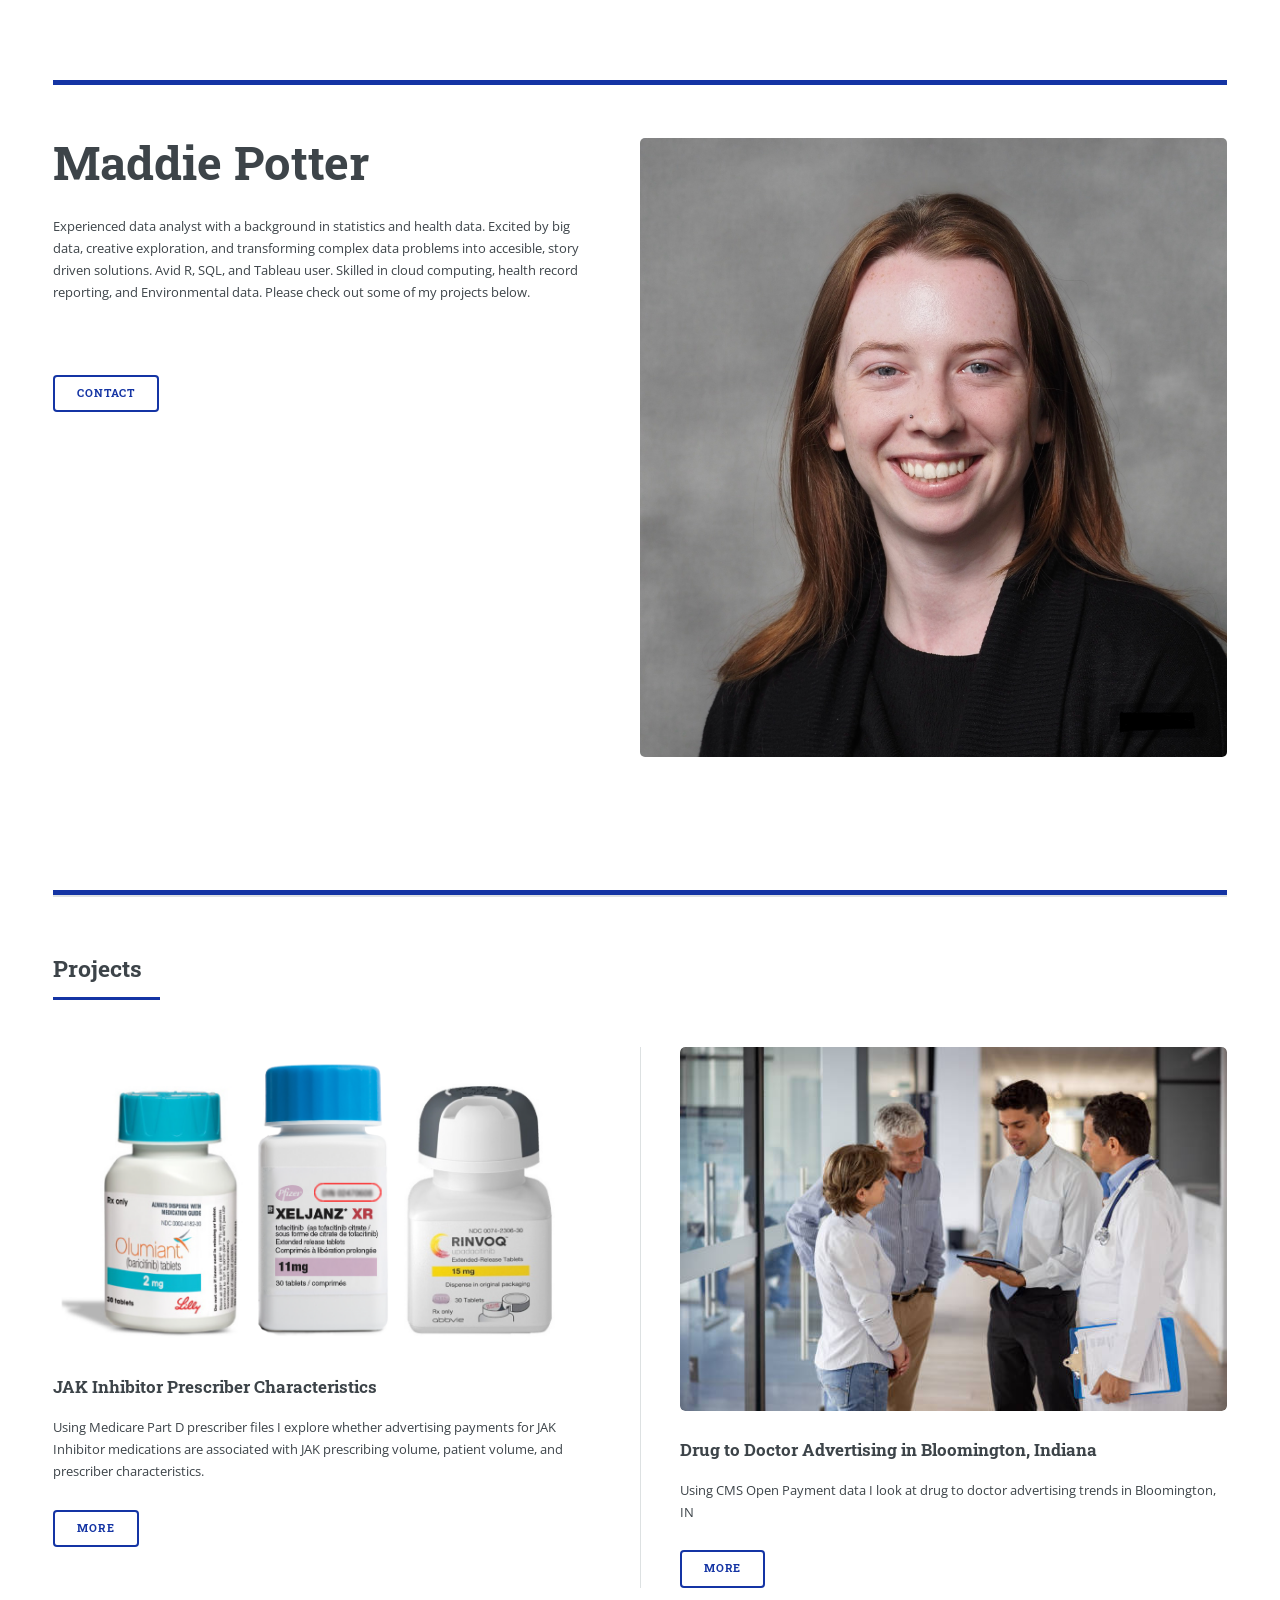
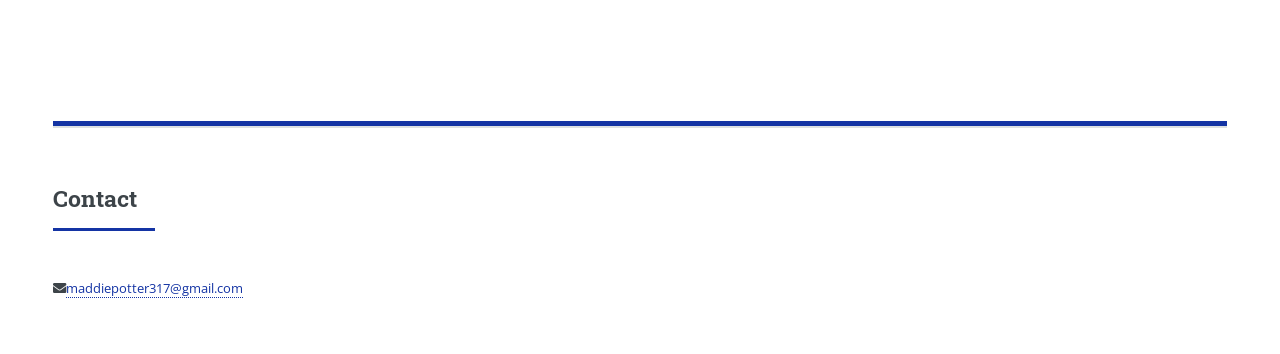
<file: index.html>
<!DOCTYPE HTML>
<!--
	Editorial by HTML5 UP
	html5up.net | @ajlkn
	Free for personal and commercial use under the CCA 3.0 license (html5up.net/license)
-->
<html>
	<head>
		<title>Editorial by HTML5 UP</title>
		<meta charset="utf-8" />
		<meta name="viewport" content="width=device-width, initial-scale=1, user-scalable=no" />
		<link rel="stylesheet" href="assets/css/main.css" />
	</head>
	<body class="is-preload">

		<!-- Wrapper -->
			<div id="wrapper">

				<!-- Main -->
					<div id="main">
						<div class="inner">

							<!-- Header -->
								<header id="header">
									<a class="logo"></a>
								</header>

							<!-- Banner -->
								<section id="banner">
									<div class="content">
										<header>
											<h1>Maddie Potter</h1>
										</header>
										
										<p> Experienced data analyst with a background in statistics and health data. 
											Excited by big data, creative exploration, and transforming complex data problems into accesible, story driven solutions.
											Avid R, SQL, and Tableau user. Skilled in cloud computing, health record reporting, and Environmental data.
											Please check out some of my projects below. 
											</p>
											<br><br>
										<ul class="actions">
											<li><a href="#Contact" class="button big">CONTACT</a></li>
										</ul>
									</div>
									<span class="image object">
										<img src="images/headshot.jpg" alt=""/>
									</span>
								</section>

							<!-- Header -->
								<header id="header">
									<a class="logo"></a>
								</header>

							<!-- Section -->
								<section>
									<header class="major">
										<h2>Projects</h2>
									</header>
									<div class="posts">
									
										<article>
											<a href="#" class="image"><img src="images/JAK photo.png" alt="" /></a>
											<h3>JAK Inhibitor Prescriber Characteristics</h3>
											<p>Using Medicare Part D prescriber files I explore whether advertising payments for JAK Inhibitor medications are associated with JAK prescribing volume, patient volume, 
										and prescriber characteristics.</p>
											<ul class="actions">
												<li><a href="generic copy.html" class="button">More</a></li>
											</ul>
										</article>

										<article>
											<a href="#" class="image"><img src="images/doc ad photo.jpg" alt="" /></a>
											<h3>Drug to Doctor Advertising in Bloomington, Indiana</h3>
											<p> Using CMS Open Payment data I look at drug to doctor advertising trends in Bloomington, IN </p>
											<ul class="actions">
												<li><a href="generic.html" class="button">More</a></li>
											</ul>
										</article>
								</section>

							<!-- Header -->
							<header id="header">
								<a class="logo"></a>
							</header>

							<!-- SECTION -->
								<section>
									<header class="major" id = "Contact">
										<h2>Contact</h2>
									</header>
									<p class="icon solid fa-envelope"><a href="#">maddiepotter317@gmail.com</p>
									</section>
							</div>
						</div>
					</div>

		<!-- Scripts -->
			<script src="assets/js/jquery.min.js"></script>
			<script src="assets/js/browser.min.js"></script>
			<script src="assets/js/breakpoints.min.js"></script>
			<script src="assets/js/util.js"></script>
			<script src="assets/js/main.js"></script>

	</body>
</html>
</file>
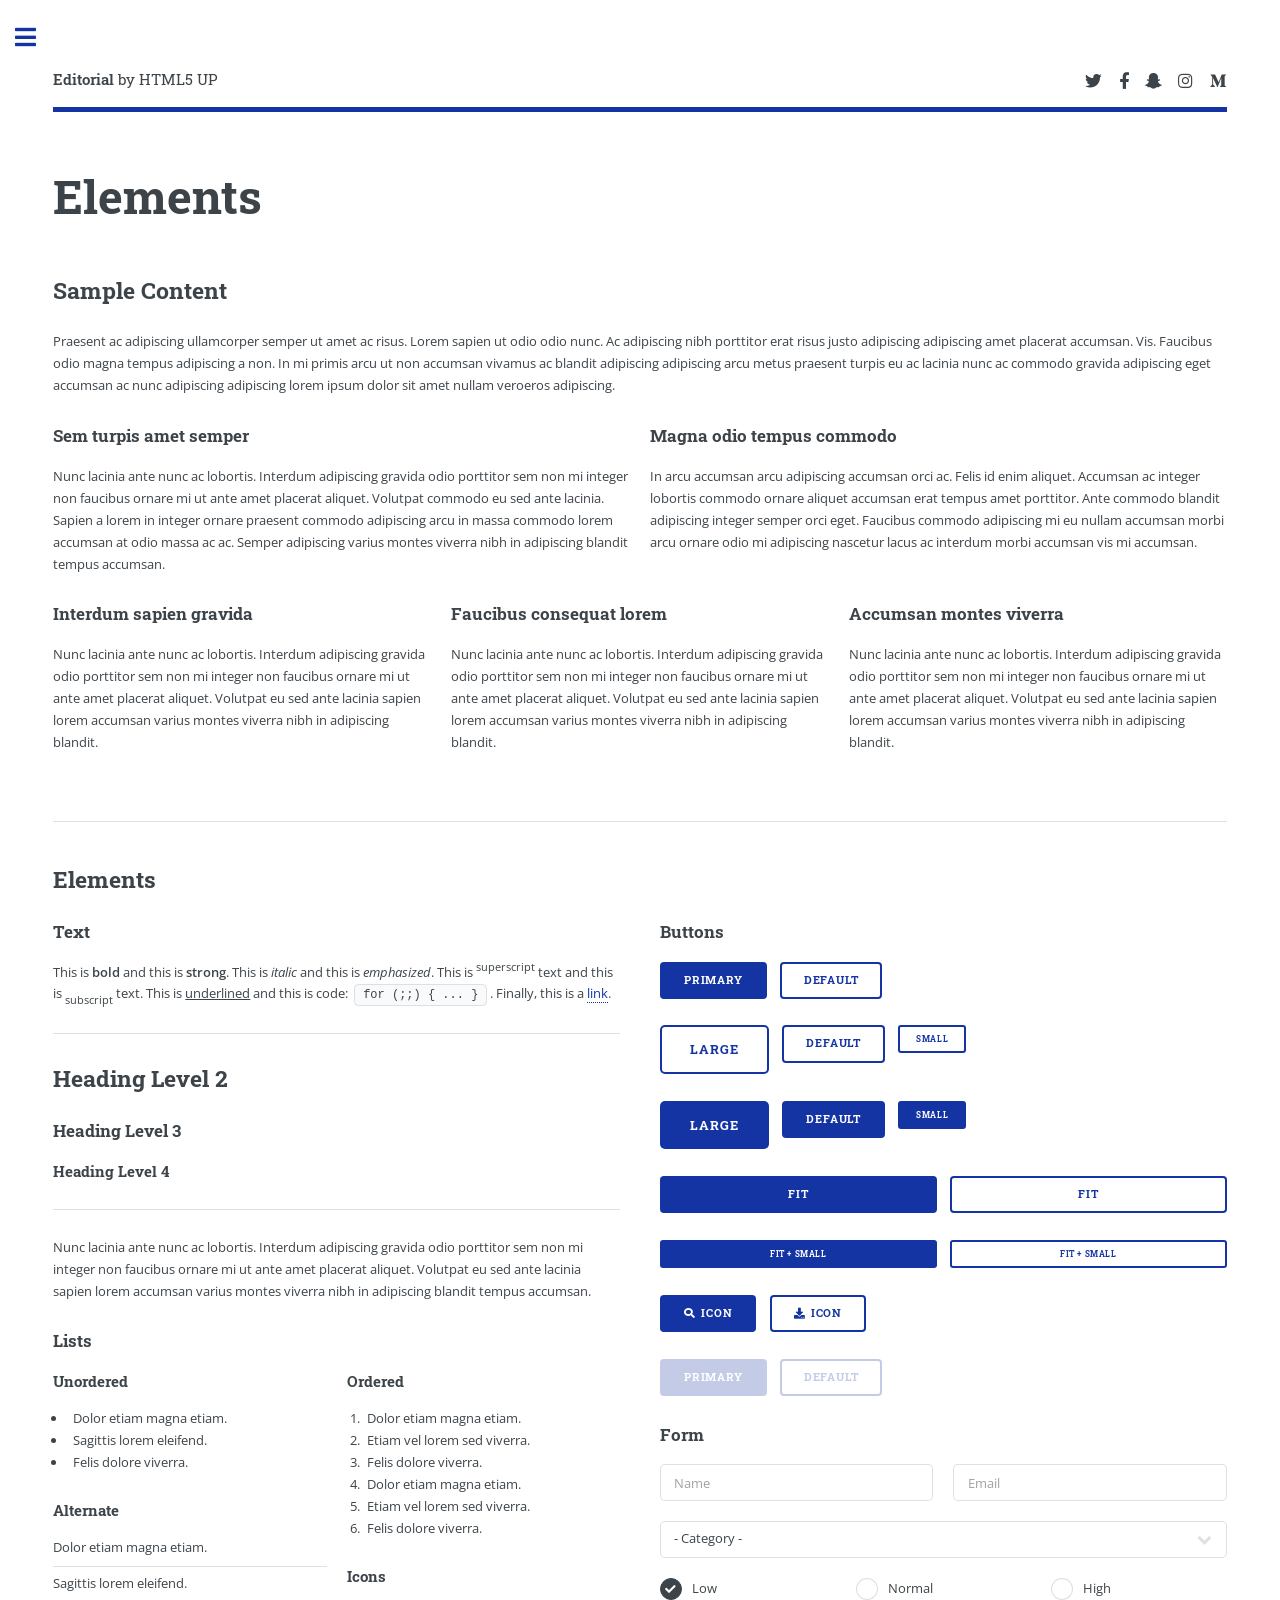
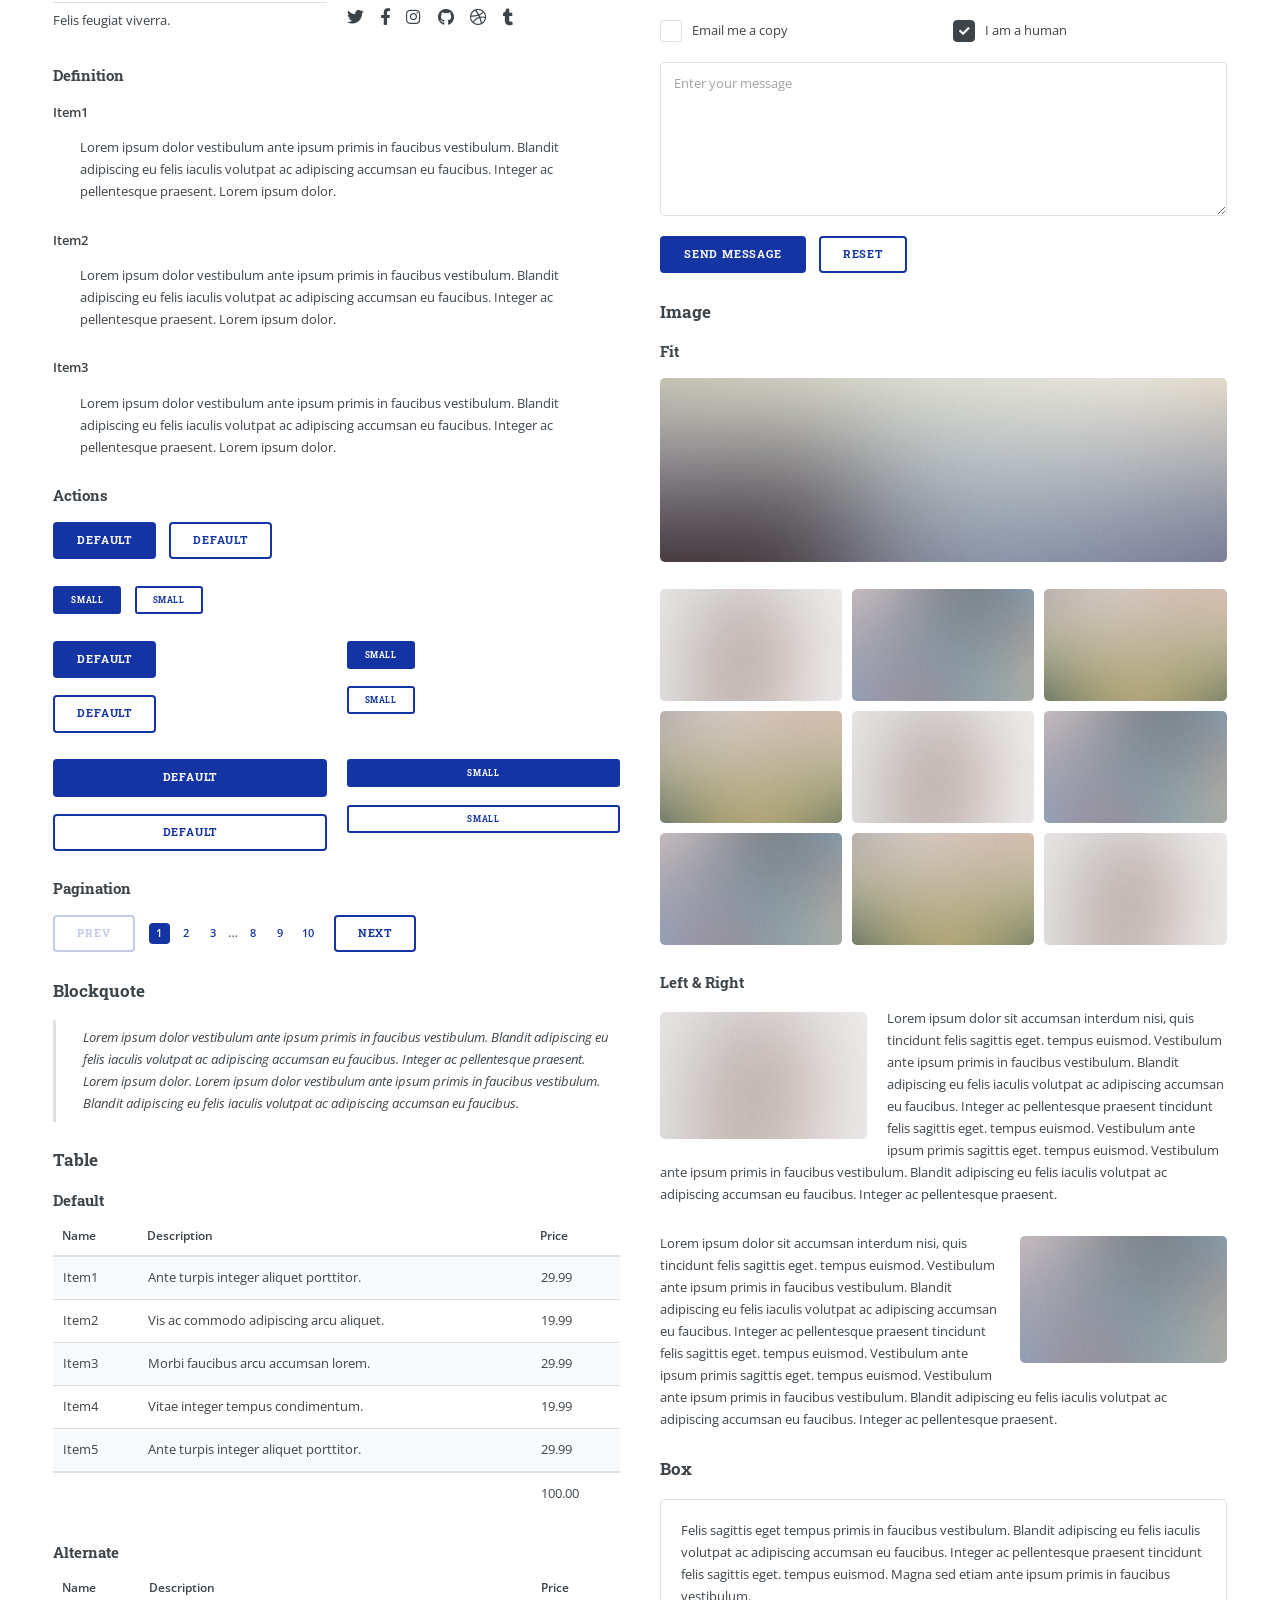
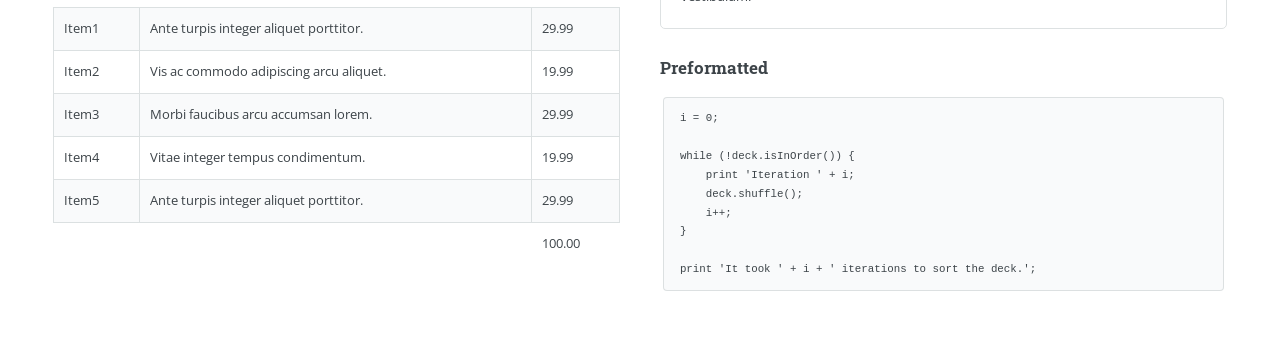
<file: elements.html>
<!DOCTYPE HTML>
<!--
	Editorial by HTML5 UP
	html5up.net | @ajlkn
	Free for personal and commercial use under the CCA 3.0 license (html5up.net/license)
-->
<html>
	<head>
		<title>Elements - Editorial by HTML5 UP</title>
		<meta charset="utf-8" />
		<meta name="viewport" content="width=device-width, initial-scale=1, user-scalable=no" />
		<link rel="stylesheet" href="assets/css/main.css" />
	</head>
	<body class="is-preload">

		<!-- Wrapper -->
			<div id="wrapper">

				<!-- Main -->
					<div id="main">
						<div class="inner">

							<!-- Header -->
								<header id="header">
									<a href="index.html" class="logo"><strong>Editorial</strong> by HTML5 UP</a>
									<ul class="icons">
										<li><a href="#" class="icon brands fa-twitter"><span class="label">Twitter</span></a></li>
										<li><a href="#" class="icon brands fa-facebook-f"><span class="label">Facebook</span></a></li>
										<li><a href="#" class="icon brands fa-snapchat-ghost"><span class="label">Snapchat</span></a></li>
										<li><a href="#" class="icon brands fa-instagram"><span class="label">Instagram</span></a></li>
										<li><a href="#" class="icon brands fa-medium-m"><span class="label">Medium</span></a></li>
									</ul>
								</header>

							<!-- Content -->
								<section>
									<header class="main">
										<h1>Elements</h1>
									</header>

									<!-- Content -->
										<h2 id="content">Sample Content</h2>
										<p>Praesent ac adipiscing ullamcorper semper ut amet ac risus. Lorem sapien ut odio odio nunc. Ac adipiscing nibh porttitor erat risus justo adipiscing adipiscing amet placerat accumsan. Vis. Faucibus odio magna tempus adipiscing a non. In mi primis arcu ut non accumsan vivamus ac blandit adipiscing adipiscing arcu metus praesent turpis eu ac lacinia nunc ac commodo gravida adipiscing eget accumsan ac nunc adipiscing adipiscing lorem ipsum dolor sit amet nullam veroeros adipiscing.</p>
										<div class="row">
											<div class="col-6 col-12-small">
												<h3>Sem turpis amet semper</h3>
												<p>Nunc lacinia ante nunc ac lobortis. Interdum adipiscing gravida odio porttitor sem non mi integer non faucibus ornare mi ut ante amet placerat aliquet. Volutpat commodo eu sed ante lacinia. Sapien a lorem in integer ornare praesent commodo adipiscing arcu in massa commodo lorem accumsan at odio massa ac ac. Semper adipiscing varius montes viverra nibh in adipiscing blandit tempus accumsan.</p>
											</div>
											<div class="col-6 col-12-small">
												<h3>Magna odio tempus commodo</h3>
												<p>In arcu accumsan arcu adipiscing accumsan orci ac. Felis id enim aliquet. Accumsan ac integer lobortis commodo ornare aliquet accumsan erat tempus amet porttitor. Ante commodo blandit adipiscing integer semper orci eget. Faucibus commodo adipiscing mi eu nullam accumsan morbi arcu ornare odio mi adipiscing nascetur lacus ac interdum morbi accumsan vis mi accumsan.</p>
											</div>
											<!-- Break -->
											<div class="col-4 col-12-medium">
												<h3>Interdum sapien gravida</h3>
												<p>Nunc lacinia ante nunc ac lobortis. Interdum adipiscing gravida odio porttitor sem non mi integer non faucibus ornare mi ut ante amet placerat aliquet. Volutpat eu sed ante lacinia sapien lorem accumsan varius montes viverra nibh in adipiscing blandit.</p>
											</div>
											<div class="col-4 col-12-medium">
												<h3>Faucibus consequat lorem</h3>
												<p>Nunc lacinia ante nunc ac lobortis. Interdum adipiscing gravida odio porttitor sem non mi integer non faucibus ornare mi ut ante amet placerat aliquet. Volutpat eu sed ante lacinia sapien lorem accumsan varius montes viverra nibh in adipiscing blandit.</p>
											</div>
											<div class="col-4 col-12-medium">
												<h3>Accumsan montes viverra</h3>
												<p>Nunc lacinia ante nunc ac lobortis. Interdum adipiscing gravida odio porttitor sem non mi integer non faucibus ornare mi ut ante amet placerat aliquet. Volutpat eu sed ante lacinia sapien lorem accumsan varius montes viverra nibh in adipiscing blandit.</p>
											</div>
										</div>

									<hr class="major" />

									<!-- Elements -->
										<h2 id="elements">Elements</h2>
										<div class="row gtr-200">
											<div class="col-6 col-12-medium">

												<!-- Text stuff -->
													<h3>Text</h3>
													<p>This is <b>bold</b> and this is <strong>strong</strong>. This is <i>italic</i> and this is <em>emphasized</em>.
													This is <sup>superscript</sup> text and this is <sub>subscript</sub> text.
													This is <u>underlined</u> and this is code: <code>for (;;) { ... }</code>.
													Finally, this is a <a href="#">link</a>.</p>
													<hr />
													<h2>Heading Level 2</h2>
													<h3>Heading Level 3</h3>
													<h4>Heading Level 4</h4>
													<hr />
													<p>Nunc lacinia ante nunc ac lobortis. Interdum adipiscing gravida odio porttitor sem non mi integer non faucibus ornare mi ut ante amet placerat aliquet. Volutpat eu sed ante lacinia sapien lorem accumsan varius montes viverra nibh in adipiscing blandit tempus accumsan.</p>

												<!-- Lists -->
													<h3>Lists</h3>
													<div class="row">
														<div class="col-6 col-12-small">

															<h4>Unordered</h4>
															<ul>
																<li>Dolor etiam magna etiam.</li>
																<li>Sagittis lorem eleifend.</li>
																<li>Felis dolore viverra.</li>
															</ul>

															<h4>Alternate</h4>
															<ul class="alt">
																<li>Dolor etiam magna etiam.</li>
																<li>Sagittis lorem eleifend.</li>
																<li>Felis feugiat viverra.</li>
															</ul>

														</div>
														<div class="col-6 col-12-small">

															<h4>Ordered</h4>
															<ol>
																<li>Dolor etiam magna etiam.</li>
																<li>Etiam vel lorem sed viverra.</li>
																<li>Felis dolore viverra.</li>
																<li>Dolor etiam magna etiam.</li>
																<li>Etiam vel lorem sed viverra.</li>
																<li>Felis dolore viverra.</li>
															</ol>

															<h4>Icons</h4>
															<ul class="icons">
																<li><a href="#" class="icon brands fa-twitter"><span class="label">Twitter</span></a></li>
																<li><a href="#" class="icon brands fa-facebook-f"><span class="label">Facebook</span></a></li>
																<li><a href="#" class="icon brands fa-instagram"><span class="label">Instagram</span></a></li>
																<li><a href="#" class="icon brands fa-github"><span class="label">Github</span></a></li>
																<li><a href="#" class="icon brands fa-dribbble"><span class="label">Dribbble</span></a></li>
																<li><a href="#" class="icon brands fa-tumblr"><span class="label">Tumblr</span></a></li>
															</ul>

														</div>
													</div>
													<h4>Definition</h4>
													<dl>
														<dt>Item1</dt>
														<dd>
															<p>Lorem ipsum dolor vestibulum ante ipsum primis in faucibus vestibulum. Blandit adipiscing eu felis iaculis volutpat ac adipiscing accumsan eu faucibus. Integer ac pellentesque praesent. Lorem ipsum dolor.</p>
														</dd>
														<dt>Item2</dt>
														<dd>
															<p>Lorem ipsum dolor vestibulum ante ipsum primis in faucibus vestibulum. Blandit adipiscing eu felis iaculis volutpat ac adipiscing accumsan eu faucibus. Integer ac pellentesque praesent. Lorem ipsum dolor.</p>
														</dd>
														<dt>Item3</dt>
														<dd>
															<p>Lorem ipsum dolor vestibulum ante ipsum primis in faucibus vestibulum. Blandit adipiscing eu felis iaculis volutpat ac adipiscing accumsan eu faucibus. Integer ac pellentesque praesent. Lorem ipsum dolor.</p>
														</dd>
													</dl>

													<h4>Actions</h4>
													<ul class="actions">
														<li><a href="#" class="button primary">Default</a></li>
														<li><a href="#" class="button">Default</a></li>
													</ul>
													<ul class="actions small">
														<li><a href="#" class="button primary small">Small</a></li>
														<li><a href="#" class="button small">Small</a></li>
													</ul>
													<div class="row">
														<div class="col-6 col-12-small">
															<ul class="actions stacked">
																<li><a href="#" class="button primary">Default</a></li>
																<li><a href="#" class="button">Default</a></li>
															</ul>
														</div>
														<div class="col-6 col-12-small">
															<ul class="actions stacked">
																<li><a href="#" class="button primary small">Small</a></li>
																<li><a href="#" class="button small">Small</a></li>
															</ul>
														</div>
														<div class="col-6 col-12-small">
															<ul class="actions stacked">
																<li><a href="#" class="button primary fit">Default</a></li>
																<li><a href="#" class="button fit">Default</a></li>
															</ul>
														</div>
														<div class="col-6 col-12-small">
															<ul class="actions stacked">
																<li><a href="#" class="button primary small fit">Small</a></li>
																<li><a href="#" class="button small fit">Small</a></li>
															</ul>
														</div>
													</div>

													<h4>Pagination</h4>
													<ul class="pagination">
														<li><span class="button disabled">Prev</span></li>
														<li><a href="#" class="page active">1</a></li>
														<li><a href="#" class="page">2</a></li>
														<li><a href="#" class="page">3</a></li>
														<li><span>&hellip;</span></li>
														<li><a href="#" class="page">8</a></li>
														<li><a href="#" class="page">9</a></li>
														<li><a href="#" class="page">10</a></li>
														<li><a href="#" class="button">Next</a></li>
													</ul>

												<!-- Blockquote -->
													<h3>Blockquote</h3>
													<blockquote>Lorem ipsum dolor vestibulum ante ipsum primis in faucibus vestibulum. Blandit adipiscing eu felis iaculis volutpat ac adipiscing accumsan eu faucibus. Integer ac pellentesque praesent. Lorem ipsum dolor. Lorem ipsum dolor vestibulum ante ipsum primis in faucibus vestibulum. Blandit adipiscing eu felis iaculis volutpat ac adipiscing accumsan eu faucibus.</blockquote>

												<!-- Table -->
													<h3>Table</h3>

													<h4>Default</h4>
													<div class="table-wrapper">
														<table>
															<thead>
																<tr>
																	<th>Name</th>
																	<th>Description</th>
																	<th>Price</th>
																</tr>
															</thead>
															<tbody>
																<tr>
																	<td>Item1</td>
																	<td>Ante turpis integer aliquet porttitor.</td>
																	<td>29.99</td>
																</tr>
																<tr>
																	<td>Item2</td>
																	<td>Vis ac commodo adipiscing arcu aliquet.</td>
																	<td>19.99</td>
																</tr>
																<tr>
																	<td>Item3</td>
																	<td> Morbi faucibus arcu accumsan lorem.</td>
																	<td>29.99</td>
																</tr>
																<tr>
																	<td>Item4</td>
																	<td>Vitae integer tempus condimentum.</td>
																	<td>19.99</td>
																</tr>
																<tr>
																	<td>Item5</td>
																	<td>Ante turpis integer aliquet porttitor.</td>
																	<td>29.99</td>
																</tr>
															</tbody>
															<tfoot>
																<tr>
																	<td colspan="2"></td>
																	<td>100.00</td>
																</tr>
															</tfoot>
														</table>
													</div>

													<h4>Alternate</h4>
													<div class="table-wrapper">
														<table class="alt">
															<thead>
																<tr>
																	<th>Name</th>
																	<th>Description</th>
																	<th>Price</th>
																</tr>
															</thead>
															<tbody>
																<tr>
																	<td>Item1</td>
																	<td>Ante turpis integer aliquet porttitor.</td>
																	<td>29.99</td>
																</tr>
																<tr>
																	<td>Item2</td>
																	<td>Vis ac commodo adipiscing arcu aliquet.</td>
																	<td>19.99</td>
																</tr>
																<tr>
																	<td>Item3</td>
																	<td> Morbi faucibus arcu accumsan lorem.</td>
																	<td>29.99</td>
																</tr>
																<tr>
																	<td>Item4</td>
																	<td>Vitae integer tempus condimentum.</td>
																	<td>19.99</td>
																</tr>
																<tr>
																	<td>Item5</td>
																	<td>Ante turpis integer aliquet porttitor.</td>
																	<td>29.99</td>
																</tr>
															</tbody>
															<tfoot>
																<tr>
																	<td colspan="2"></td>
																	<td>100.00</td>
																</tr>
															</tfoot>
														</table>
													</div>

											</div>
											<div class="col-6 col-12-medium">

												<!-- Buttons -->
													<h3>Buttons</h3>
													<ul class="actions">
														<li><a href="#" class="button primary">Primary</a></li>
														<li><a href="#" class="button">Default</a></li>
													</ul>
													<ul class="actions">
														<li><a href="#" class="button large">Large</a></li>
														<li><a href="#" class="button">Default</a></li>
														<li><a href="#" class="button small">Small</a></li>
													</ul>
													<ul class="actions">
														<li><a href="#" class="button primary large">Large</a></li>
														<li><a href="#" class="button primary">Default</a></li>
														<li><a href="#" class="button primary small">Small</a></li>
													</ul>
													<ul class="actions fit">
														<li><a href="#" class="button primary fit">Fit</a></li>
														<li><a href="#" class="button fit">Fit</a></li>
													</ul>
													<ul class="actions fit small">
														<li><a href="#" class="button primary fit small">Fit + Small</a></li>
														<li><a href="#" class="button fit small">Fit + Small</a></li>
													</ul>
													<ul class="actions">
														<li><a href="#" class="button primary icon solid fa-search">Icon</a></li>
														<li><a href="#" class="button icon solid fa-download">Icon</a></li>
													</ul>
													<ul class="actions">
														<li><span class="button primary disabled">Primary</span></li>
														<li><span class="button disabled">Default</span></li>
													</ul>

												<!-- Form -->
													<h3>Form</h3>

													<form method="post" action="#">
														<div class="row gtr-uniform">
															<div class="col-6 col-12-xsmall">
																<input type="text" name="demo-name" id="demo-name" value="" placeholder="Name" />
															</div>
															<div class="col-6 col-12-xsmall">
																<input type="email" name="demo-email" id="demo-email" value="" placeholder="Email" />
															</div>
															<!-- Break -->
															<div class="col-12">
																<select name="demo-category" id="demo-category">
																	<option value="">- Category -</option>
																	<option value="1">Manufacturing</option>
																	<option value="1">Shipping</option>
																	<option value="1">Administration</option>
																	<option value="1">Human Resources</option>
																</select>
															</div>
															<!-- Break -->
															<div class="col-4 col-12-small">
																<input type="radio" id="demo-priority-low" name="demo-priority" checked>
																<label for="demo-priority-low">Low</label>
															</div>
															<div class="col-4 col-12-small">
																<input type="radio" id="demo-priority-normal" name="demo-priority">
																<label for="demo-priority-normal">Normal</label>
															</div>
															<div class="col-4 col-12-small">
																<input type="radio" id="demo-priority-high" name="demo-priority">
																<label for="demo-priority-high">High</label>
															</div>
															<!-- Break -->
															<div class="col-6 col-12-small">
																<input type="checkbox" id="demo-copy" name="demo-copy">
																<label for="demo-copy">Email me a copy</label>
															</div>
															<div class="col-6 col-12-small">
																<input type="checkbox" id="demo-human" name="demo-human" checked>
																<label for="demo-human">I am a human</label>
															</div>
															<!-- Break -->
															<div class="col-12">
																<textarea name="demo-message" id="demo-message" placeholder="Enter your message" rows="6"></textarea>
															</div>
															<!-- Break -->
															<div class="col-12">
																<ul class="actions">
																	<li><input type="submit" value="Send Message" class="primary" /></li>
																	<li><input type="reset" value="Reset" /></li>
																</ul>
															</div>
														</div>
													</form>

												<!-- Image -->
													<h3>Image</h3>

													<h4>Fit</h4>
													<span class="image fit"><img src="images/pic11.jpg" alt="" /></span>
													<div class="box alt">
														<div class="row gtr-50 gtr-uniform">
															<div class="col-4"><span class="image fit"><img src="images/pic01.jpg" alt="" /></span></div>
															<div class="col-4"><span class="image fit"><img src="images/pic02.jpg" alt="" /></span></div>
															<div class="col-4"><span class="image fit"><img src="images/pic03.jpg" alt="" /></span></div>
															<!-- Break -->
															<div class="col-4"><span class="image fit"><img src="images/pic03.jpg" alt="" /></span></div>
															<div class="col-4"><span class="image fit"><img src="images/pic01.jpg" alt="" /></span></div>
															<div class="col-4"><span class="image fit"><img src="images/pic02.jpg" alt="" /></span></div>
															<!-- Break -->
															<div class="col-4"><span class="image fit"><img src="images/pic02.jpg" alt="" /></span></div>
															<div class="col-4"><span class="image fit"><img src="images/pic03.jpg" alt="" /></span></div>
															<div class="col-4"><span class="image fit"><img src="images/pic01.jpg" alt="" /></span></div>
														</div>
													</div>

													<h4>Left &amp; Right</h4>
													<p><span class="image left"><img src="images/pic01.jpg" alt="" /></span>Lorem ipsum dolor sit accumsan interdum nisi, quis tincidunt felis sagittis eget. tempus euismod. Vestibulum ante ipsum primis in faucibus vestibulum. Blandit adipiscing eu felis iaculis volutpat ac adipiscing accumsan eu faucibus. Integer ac pellentesque praesent tincidunt felis sagittis eget. tempus euismod. Vestibulum ante ipsum primis sagittis eget. tempus euismod. Vestibulum ante ipsum primis in faucibus vestibulum. Blandit adipiscing eu felis iaculis volutpat ac adipiscing accumsan eu faucibus. Integer ac pellentesque praesent.</p>
													<p><span class="image right"><img src="images/pic02.jpg" alt="" /></span>Lorem ipsum dolor sit accumsan interdum nisi, quis tincidunt felis sagittis eget. tempus euismod. Vestibulum ante ipsum primis in faucibus vestibulum. Blandit adipiscing eu felis iaculis volutpat ac adipiscing accumsan eu faucibus. Integer ac pellentesque praesent tincidunt felis sagittis eget. tempus euismod. Vestibulum ante ipsum primis sagittis eget. tempus euismod. Vestibulum ante ipsum primis in faucibus vestibulum. Blandit adipiscing eu felis iaculis volutpat ac adipiscing accumsan eu faucibus. Integer ac pellentesque praesent.</p>

												<!-- Box -->
													<h3>Box</h3>
													<div class="box">
														<p>Felis sagittis eget tempus primis in faucibus vestibulum. Blandit adipiscing eu felis iaculis volutpat ac adipiscing accumsan eu faucibus. Integer ac pellentesque praesent tincidunt felis sagittis eget. tempus euismod. Magna sed etiam ante ipsum primis in faucibus vestibulum.</p>
													</div>

												<!-- Preformatted Code -->
													<h3>Preformatted</h3>
													<pre><code>i = 0;

while (!deck.isInOrder()) {
    print 'Iteration ' + i;
    deck.shuffle();
    i++;
}

print 'It took ' + i + ' iterations to sort the deck.';
</code></pre>

											</div>
										</div>

								</section>

						</div>
					</div>

				<!-- Sidebar -->
					<div id="sidebar">
						<div class="inner">

							<!-- Search -->
								<section id="search" class="alt">
									<form method="post" action="#">
										<input type="text" name="query" id="query" placeholder="Search" />
									</form>
								</section>

							<!-- Menu -->
								<nav id="menu">
									<header class="major">
										<h2>Menu</h2>
									</header>
									<ul>
										<li><a href="index.html">Homepage</a></li>
										<li><a href="generic.html">Generic</a></li>
										<li><a href="elements.html">Elements</a></li>
										<li>
											<span class="opener">Submenu</span>
											<ul>
												<li><a href="#">Lorem Dolor</a></li>
												<li><a href="#">Ipsum Adipiscing</a></li>
												<li><a href="#">Tempus Magna</a></li>
												<li><a href="#">Feugiat Veroeros</a></li>
											</ul>
										</li>
										<li><a href="#">Etiam Dolore</a></li>
										<li><a href="#">Adipiscing</a></li>
										<li>
											<span class="opener">Another Submenu</span>
											<ul>
												<li><a href="#">Lorem Dolor</a></li>
												<li><a href="#">Ipsum Adipiscing</a></li>
												<li><a href="#">Tempus Magna</a></li>
												<li><a href="#">Feugiat Veroeros</a></li>
											</ul>
										</li>
										<li><a href="#">Maximus Erat</a></li>
										<li><a href="#">Sapien Mauris</a></li>
										<li><a href="#">Amet Lacinia</a></li>
									</ul>
								</nav>

							<!-- Section -->
								<section>
									<header class="major">
										<h2>Ante interdum</h2>
									</header>
									<div class="mini-posts">
										<article>
											<a href="#" class="image"><img src="images/pic07.jpg" alt="" /></a>
											<p>Aenean ornare velit lacus, ac varius enim lorem ullamcorper dolore aliquam.</p>
										</article>
										<article>
											<a href="#" class="image"><img src="images/pic08.jpg" alt="" /></a>
											<p>Aenean ornare velit lacus, ac varius enim lorem ullamcorper dolore aliquam.</p>
										</article>
										<article>
											<a href="#" class="image"><img src="images/pic09.jpg" alt="" /></a>
											<p>Aenean ornare velit lacus, ac varius enim lorem ullamcorper dolore aliquam.</p>
										</article>
									</div>
									<ul class="actions">
										<li><a href="#" class="button">More</a></li>
									</ul>
								</section>

							<!-- Section -->
								<section>
									<header class="major">
										<h2>Get in touch</h2>
									</header>
									<p>Sed varius enim lorem ullamcorper dolore aliquam aenean ornare velit lacus, ac varius enim lorem ullamcorper dolore. Proin sed aliquam facilisis ante interdum. Sed nulla amet lorem feugiat tempus aliquam.</p>
									<ul class="contact">
										<li class="icon solid fa-envelope"><a href="#">information@untitled.tld</a></li>
										<li class="icon solid fa-phone">(000) 000-0000</li>
										<li class="icon solid fa-home">1234 Somewhere Road #8254<br />
										Nashville, TN 00000-0000</li>
									</ul>
								</section>

							<!-- Footer -->
								<footer id="footer">
									<p class="copyright">&copy; Untitled. All rights reserved. Demo Images: <a href="https://unsplash.com">Unsplash</a>. Design: <a href="https://html5up.net">HTML5 UP</a>.</p>
								</footer>

						</div>
					</div>

			</div>

		<!-- Scripts -->
			<script src="assets/js/jquery.min.js"></script>
			<script src="assets/js/browser.min.js"></script>
			<script src="assets/js/breakpoints.min.js"></script>
			<script src="assets/js/util.js"></script>
			<script src="assets/js/main.js"></script>

	</body>
</html>
</file>
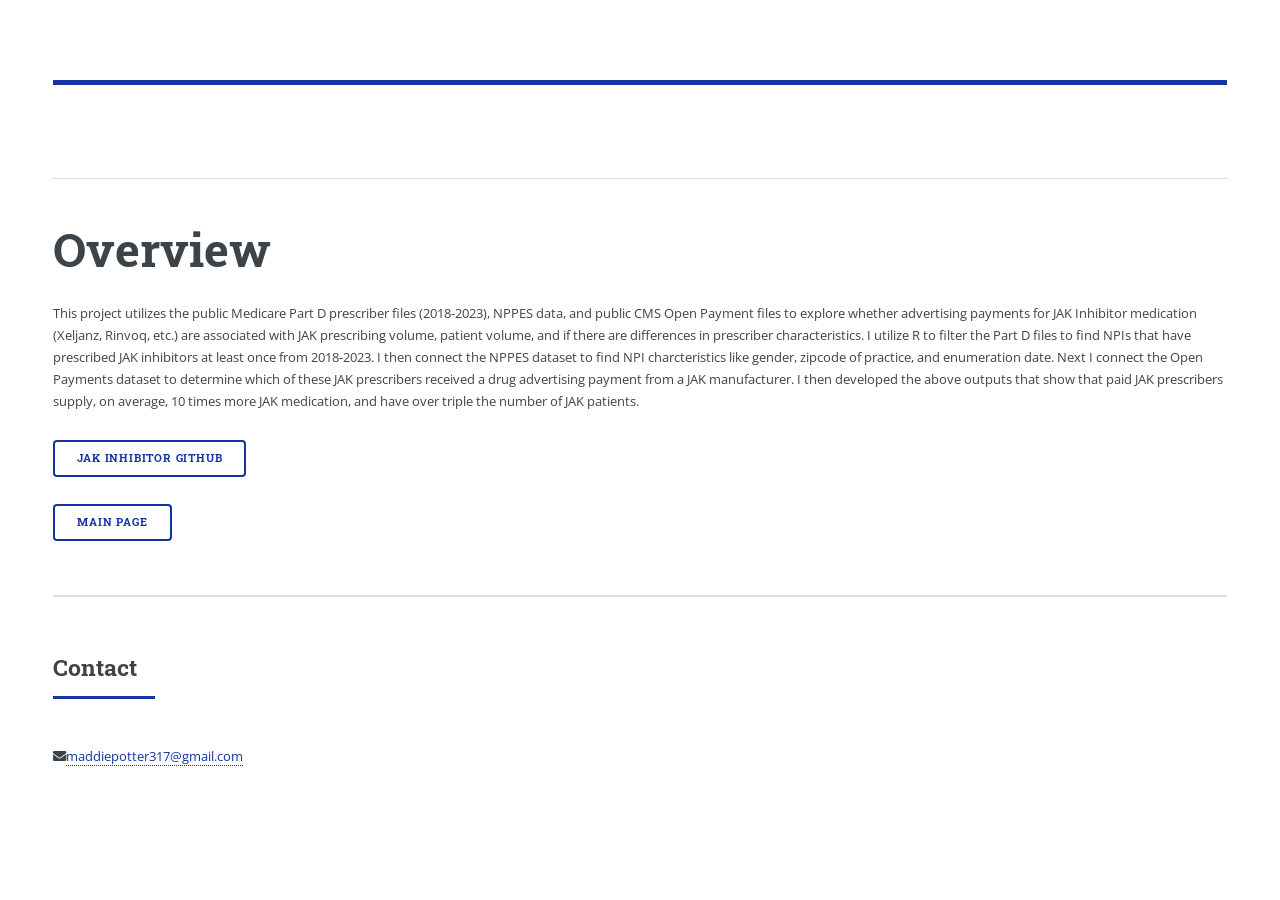
<file: generic copy.html>
<!DOCTYPE HTML>
<!--
	Editorial by HTML5 UP
	html5up.net | @ajlkn
	Free for personal and commercial use under the CCA 3.0 license (html5up.net/license)
-->
<html>
	<head>
		<title>Generic - Editorial by HTML5 UP</title>
		<meta charset="utf-8" />
		<meta name="viewport" content="width=device-width, initial-scale=1, user-scalable=no" />
		<link rel="stylesheet" href="assets/css/main.css" />
	</head>
	<body class="is-preload">

		<!-- Wrapper -->
			<div id="wrapper">

				<!-- Main -->
					<div id="main">
						<div class="inner">

							

							<!-- Header -->
								<header id="header">
									<a href="index.html" class="logo"></a>
								</header>

							<!-- Content -->
									<section>

									<script type="module" src="https://public.tableau.com/javascripts/api/tableau.embedding.3.latest.min.js"></script>
									<tableau-viz id="tableauViz"       
  										src='https://public.tableau.com/views/JAK_Prescriber_Characteristics/Dashboard1?:language=en-US&publish=yes&:sid=&:redirect=auth&:display_count=n&:origin=viz_share_link',
										width = "100%", height = "800px">
									
									</tableau-viz>

									<hr class="major" />

									<h1>Overview</h1>
									<p>This project utilizes the public Medicare Part D prescriber files (2018-2023), NPPES data, and public CMS Open Payment files to 
										explore whether advertising payments for JAK Inhibitor medication (Xeljanz, Rinvoq, etc.) are associated with JAK prescribing volume, patient volume, 
										and if there are differences in prescriber characteristics. I utilize R to filter the Part D files to find NPIs that have 
										prescribed JAK inhibitors at least once from 2018-2023. I then connect the NPPES dataset to find NPI charcteristics like
										gender, zipcode of practice, and enumeration date. Next I connect the Open Payments dataset to determine which of these JAK prescribers received a 
										drug advertising payment from a JAK manufacturer. I then developed the above outputs that show that paid JAK prescribers supply, on average,
										10 times more JAK medication, and have over triple the number of JAK patients. 
									</p>
									<ul class="actions">
											<li><a href="https://github.com/MaddiePotter/JAK_Inhibitor_Prescriber_Characteristics" class="button big">JAK Inhibitor Github</a></li>
										</ul>
									<ul class="actions">
											<li><a href="javascript:window.history.back()" class="button big">Main Page</a></li>
										</ul>

								</section>

								<!-- SECTION -->
								<section>
									<header class="major" id = "Contact">
										<h2>Contact</h2>
									</header>
									<p class="icon solid fa-envelope"><a href="#">maddiepotter317@gmail.com</p>
									</section>

						</div>
					</div>

		<!-- Scripts -->
			<script src="assets/js/jquery.min.js"></script>
			<script src="assets/js/browser.min.js"></script>
			<script src="assets/js/breakpoints.min.js"></script>
			<script src="assets/js/util.js"></script>
			<script src="assets/js/main.js"></script>

	</body>
</html>
</file>
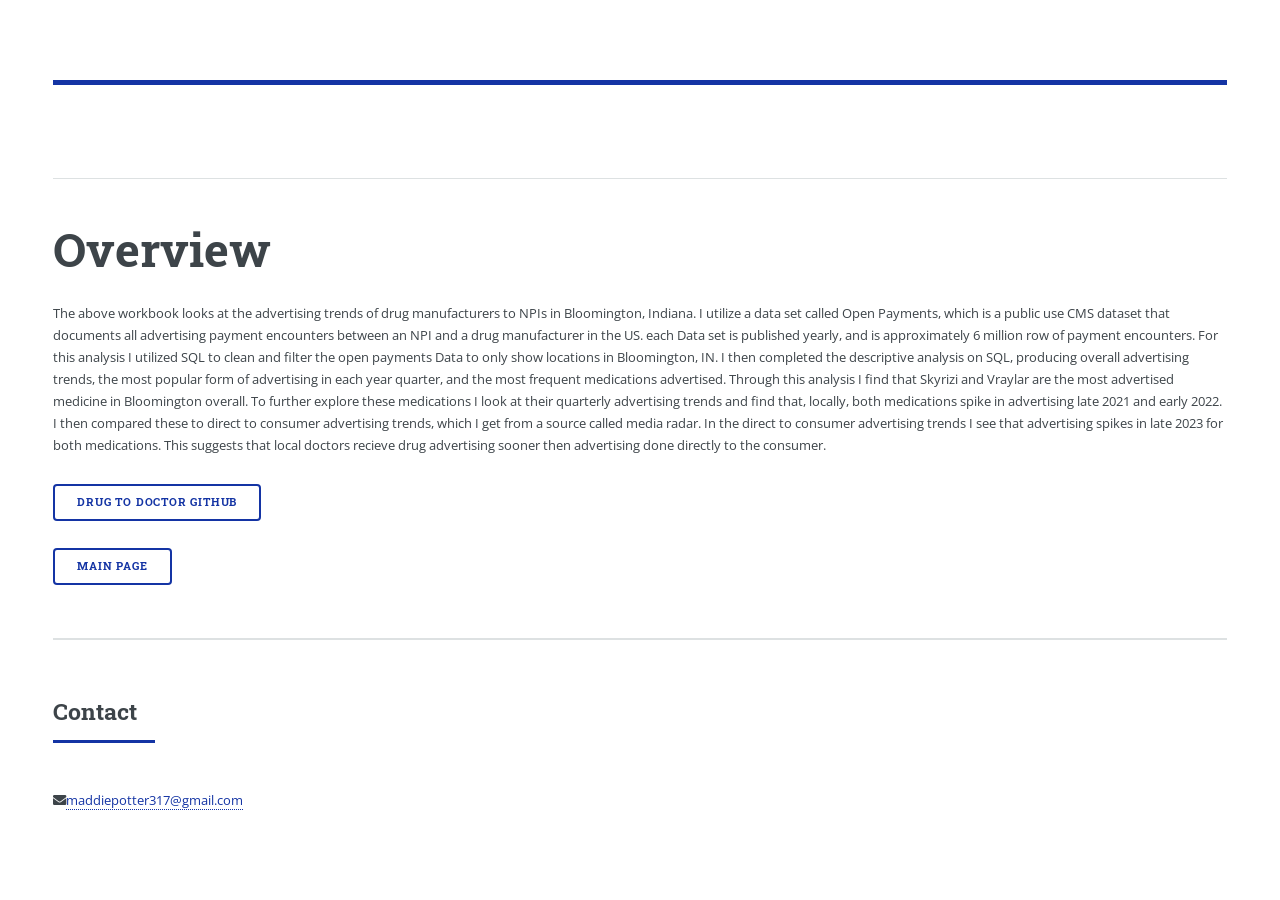
<file: generic.html>
<!DOCTYPE HTML>
<!--
	Editorial by HTML5 UP
	html5up.net | @ajlkn
	Free for personal and commercial use under the CCA 3.0 license (html5up.net/license)
-->
<html>
	<head>
		<title>Generic - Editorial by HTML5 UP</title>
		<meta charset="utf-8" />
		<meta name="viewport" content="width=device-width, initial-scale=1, user-scalable=no" />
		<link rel="stylesheet" href="assets/css/main.css" />
	</head>
	<body class="is-preload">

		<!-- Wrapper -->
			<div id="wrapper">

				<!-- Main -->
					<div id="main">
						<div class="inner">

						<!-- Header -->
								<header id="header">
									<a href="index.html" class="logo"></a>
								</header>

							<!-- Content -->
								<section>

									<script type="module" src="https://public.tableau.com/javascripts/api/tableau.embedding.3.latest.min.js"></script>
									<tableau-viz id="tableauViz"       
  										src='https://public.tableau.com/views/DrugtoDoctorAdvertisinginBloomingtonIndiana2019-2024/Dashboard1?:language=en-US&:sid=&:redirect=auth&:display_count=n&:origin=viz_share_link',
										width = "100%", height = "800px">
									
									</tableau-viz>

									<hr class="major" />

									<h1>Overview</h1>
									<p> The above workbook looks at the advertising trends of drug manufacturers to NPIs in Bloomington, Indiana.
												I utilize a data set called Open Payments, which is a public use CMS dataset that documents all advertising payment 
												encounters between an NPI and a drug manufacturer in the US. each Data set is published yearly, and is approximately 6 million row of payment encounters.
												For this analysis I utilized SQL to clean and filter the open payments Data to only show locations in Bloomington, IN.
												I then completed the descriptive analysis on SQL, producing overall advertising trends, the most popular form of advertising in each year quarter, and the most
												frequent medications advertised. Through this analysis I find that Skyrizi and Vraylar are the most advertised medicine in Bloomington overall.
												To further explore these medications I look at their quarterly advertising trends and find that, locally, both medications spike in advertising late 2021 and early 2022.
												I then compared these to direct to consumer advertising trends, which I get from a source called media radar. In the direct to consumer advertising trends I see that advertising spikes
												in late 2023 for both medications. This suggests that local doctors recieve drug advertising sooner then advertising done directly to the consumer. 
											<ul class="actions">
											<li><a href="https://github.com/MaddiePotter/Drug_to_Doctor_Advertising_Bloomington_Indiana" class="button big">Drug to Doctor Github</a></li>
										</ul>
									<ul class="actions">
											<li><a href="javascript:window.history.back()" class="button big">Main Page</a></li>
										</ul>
								</section>

								<!-- SECTION -->
								<section>
									<header class="major" id = "Contact">
										<h2>Contact</h2>
									</header>
									<p class="icon solid fa-envelope"><a href="#">maddiepotter317@gmail.com</p>
									</section>

						</div>
					</div>


		<!-- Scripts -->
			<script src="assets/js/jquery.min.js"></script>
			<script src="assets/js/browser.min.js"></script>
			<script src="assets/js/breakpoints.min.js"></script>
			<script src="assets/js/util.js"></script>
			<script src="assets/js/main.js"></script>

	</body>
</html>
</file>
<file: assets/css/main.css>
@import url(fontawesome-all.min.css);
@import url("https://fonts.googleapis.com/css?family=Open+Sans:400,600,400italic,600italic|Roboto+Slab:400,700");
/*
	Editorial by HTML5 UP
	html5up.net | @ajlkn
	Free for personal and commercial use under the CCA 3.0 license (html5up.net/license)
*/
html, body, div, span, applet, object,
iframe, h1, h2, h3, h4, h5, h6, p, blockquote,
pre, a, abbr, acronym, address, big, cite,
code, del, dfn, em, img, ins, kbd, q, s, samp,
small, strike, strong, sub, sup, tt, var, b,
u, i, center, dl, dt, dd, ol, ul, li, fieldset,
form, label, legend, table, caption, tbody,
tfoot, thead, tr, th, td, article, aside,
canvas, details, embed, figure, figcaption,
footer, header, hgroup, menu, nav, output, ruby,
section, summary, time, mark, audio, video {
  margin: 0;
  padding: 0;
  border: 0;
  font-size: 100%;
  font: inherit;
  vertical-align: baseline; }

article, aside, details, figcaption, figure,
footer, header, hgroup, menu, nav, section {
  display: block; }

body {
  line-height: 1; }

ol, ul {
  list-style: none; }

blockquote, q {
  quotes: none; }
  blockquote:before, blockquote:after, q:before, q:after {
    content: '';
    content: none; }

table {
  border-collapse: collapse;
  border-spacing: 0; }

body {
  -webkit-text-size-adjust: none; }

mark {
  background-color: transparent;
  color: inherit; }

input::-moz-focus-inner {
  border: 0;
  padding: 0; }

input, select, textarea {
  -moz-appearance: none;
  -webkit-appearance: none;
  -ms-appearance: none;
  appearance: none; }

/* Basic */
@-ms-viewport {
  width: device-width; }

body {
  -ms-overflow-style: scrollbar; }

@media screen and (max-width: 480px) {
  html, body {
    min-width: 320px; } }

html {
  box-sizing: border-box; }

*, *:before, *:after {
  box-sizing: inherit; }

body {
  background: #ffffff; }
  body.is-preload *, body.is-preload *:before, body.is-preload *:after, body.is-resizing *, body.is-resizing *:before, body.is-resizing *:after {
    -moz-animation: none !important;
    -webkit-animation: none !important;
    -ms-animation: none !important;
    animation: none !important;
    -moz-transition: none !important;
    -webkit-transition: none !important;
    -ms-transition: none !important;
    transition: none !important; }

/* Type */
body, input, select, textarea {
  color: #3d4449;
  font-family: "Open Sans", sans-serif;
  font-size: 13pt;
  font-weight: 400;
  line-height: 1.65; }
  @media screen and (max-width: 1680px) {
    body, input, select, textarea {
      font-size: 11pt; } }
  @media screen and (max-width: 1280px) {
    body, input, select, textarea {
      font-size: 10pt; } }
  @media screen and (max-width: 360px) {
    body, input, select, textarea {
      font-size: 9pt; } }

a {
  -moz-transition: color 0.2s ease-in-out, border-bottom-color 0.2s ease-in-out;
  -webkit-transition: color 0.2s ease-in-out, border-bottom-color 0.2s ease-in-out;
  -ms-transition: color 0.2s ease-in-out, border-bottom-color 0.2s ease-in-out;
  transition: color 0.2s ease-in-out, border-bottom-color 0.2s ease-in-out;
  border-bottom: dotted 1px;
  color: #1434A4;
  text-decoration: none; }
  a:hover {
    border-bottom-color: #1434A4;
    color: #1434A4 !important; }
    a:hover strong {
      color: inherit; }

strong, b {
  color: #3d4449;
  font-weight: 600; }

em, i {
  font-style: italic; }

p {
  margin: 0 0 2em 0; }

h1, h2, h3, h4, h5, h6 {
  color: #3d4449;
  font-family: "Roboto Slab", serif;
  font-weight: 700;
  line-height: 1.5;
  margin: 0 0 1em 0; }
  h1 a, h2 a, h3 a, h4 a, h5 a, h6 a {
    color: inherit;
    text-decoration: none;
    border-bottom: 0; }

h1 {
  font-size: 4em;
  margin: 0 0 0.5em 0;
  line-height: 1.3; }

h2 {
  font-size: 1.75em; }

h3 {
  font-size: 1.25em; }

h4 {
  font-size: 1.1em; }

h5 {
  font-size: 0.9em; }

h6 {
  font-size: 0.7em; }

@media screen and (max-width: 1680px) {
  h1 {
    font-size: 3.5em; } }

@media screen and (max-width: 980px) {
  h1 {
    font-size: 3.25em; } }

@media screen and (max-width: 736px) {
  h1 {
    font-size: 2em;
    line-height: 1.4; }
  h2 {
    font-size: 1.5em; } }

sub {
  font-size: 0.8em;
  position: relative;
  top: 0.5em; }

sup {
  font-size: 0.8em;
  position: relative;
  top: -0.5em; }

blockquote {
  border-left: solid 3px rgba(210, 215, 217, 0.75);
  font-style: italic;
  margin: 0 0 2em 0;
  padding: 0.5em 0 0.5em 2em; }

code {
  background: rgba(230, 235, 237, 0.25);
  border-radius: 0.375em;
  border: solid 1px rgba(210, 215, 217, 0.75);
  font-family: "Courier New", monospace;
  font-size: 0.9em;
  margin: 0 0.25em;
  padding: 0.25em 0.65em; }

pre {
  -webkit-overflow-scrolling: touch;
  font-family: "Courier New", monospace;
  font-size: 0.9em;
  margin: 0 0 2em 0; }
  pre code {
    display: block;
    line-height: 1.75;
    padding: 1em 1.5em;
    overflow-x: auto; }

hr {
  border: 0;
  border-bottom: solid 1px rgba(210, 215, 217, 0.75);
  margin: 2em 0; }
  hr.major {
    margin: 3em 0; }

.align-left {
  text-align: left; }

.align-center {
  text-align: center; }

.align-right {
  text-align: right; }

/* Row */
.row {
  display: flex;
  flex-wrap: wrap;
  box-sizing: border-box;
  align-items: stretch; }
  .row > * {
    box-sizing: border-box; }
  .row.gtr-uniform > * > :last-child {
    margin-bottom: 0; }
  .row.aln-left {
    justify-content: flex-start; }
  .row.aln-center {
    justify-content: center; }
  .row.aln-right {
    justify-content: flex-end; }
  .row.aln-top {
    align-items: flex-start; }
  .row.aln-middle {
    align-items: center; }
  .row.aln-bottom {
    align-items: flex-end; }
  .row > .imp {
    order: -1; }
  .row > .col-1 {
    width: 8.33333%; }
  .row > .off-1 {
    margin-left: 8.33333%; }
  .row > .col-2 {
    width: 16.66667%; }
  .row > .off-2 {
    margin-left: 16.66667%; }
  .row > .col-3 {
    width: 25%; }
  .row > .off-3 {
    margin-left: 25%; }
  .row > .col-4 {
    width: 33.33333%; }
  .row > .off-4 {
    margin-left: 33.33333%; }
  .row > .col-5 {
    width: 41.66667%; }
  .row > .off-5 {
    margin-left: 41.66667%; }
  .row > .col-6 {
    width: 50%; }
  .row > .off-6 {
    margin-left: 50%; }
  .row > .col-7 {
    width: 58.33333%; }
  .row > .off-7 {
    margin-left: 58.33333%; }
  .row > .col-8 {
    width: 66.66667%; }
  .row > .off-8 {
    margin-left: 66.66667%; }
  .row > .col-9 {
    width: 75%; }
  .row > .off-9 {
    margin-left: 75%; }
  .row > .col-10 {
    width: 83.33333%; }
  .row > .off-10 {
    margin-left: 83.33333%; }
  .row > .col-11 {
    width: 91.66667%; }
  .row > .off-11 {
    margin-left: 91.66667%; }
  .row > .col-12 {
    width: 100%; }
  .row > .off-12 {
    margin-left: 100%; }
  .row.gtr-0 {
    margin-top: 0;
    margin-left: 0em; }
    .row.gtr-0 > * {
      padding: 0 0 0 0em; }
    .row.gtr-0.gtr-uniform {
      margin-top: 0em; }
      .row.gtr-0.gtr-uniform > * {
        padding-top: 0em; }
  .row.gtr-25 {
    margin-top: 0;
    margin-left: -0.375em; }
    .row.gtr-25 > * {
      padding: 0 0 0 0.375em; }
    .row.gtr-25.gtr-uniform {
      margin-top: -0.375em; }
      .row.gtr-25.gtr-uniform > * {
        padding-top: 0.375em; }
  .row.gtr-50 {
    margin-top: 0;
    margin-left: -0.75em; }
    .row.gtr-50 > * {
      padding: 0 0 0 0.75em; }
    .row.gtr-50.gtr-uniform {
      margin-top: -0.75em; }
      .row.gtr-50.gtr-uniform > * {
        padding-top: 0.75em; }
  .row {
    margin-top: 0;
    margin-left: -1.5em; }
    .row > * {
      padding: 0 0 0 1.5em; }
    .row.gtr-uniform {
      margin-top: -1.5em; }
      .row.gtr-uniform > * {
        padding-top: 1.5em; }
  .row.gtr-150 {
    margin-top: 0;
    margin-left: -2.25em; }
    .row.gtr-150 > * {
      padding: 0 0 0 2.25em; }
    .row.gtr-150.gtr-uniform {
      margin-top: -2.25em; }
      .row.gtr-150.gtr-uniform > * {
        padding-top: 2.25em; }
  .row.gtr-200 {
    margin-top: 0;
    margin-left: -3em; }
    .row.gtr-200 > * {
      padding: 0 0 0 3em; }
    .row.gtr-200.gtr-uniform {
      margin-top: -3em; }
      .row.gtr-200.gtr-uniform > * {
        padding-top: 3em; }
  @media screen and (max-width: 1680px) {
    .row {
      display: flex;
      flex-wrap: wrap;
      box-sizing: border-box;
      align-items: stretch; }
      .row > * {
        box-sizing: border-box; }
      .row.gtr-uniform > * > :last-child {
        margin-bottom: 0; }
      .row.aln-left {
        justify-content: flex-start; }
      .row.aln-center {
        justify-content: center; }
      .row.aln-right {
        justify-content: flex-end; }
      .row.aln-top {
        align-items: flex-start; }
      .row.aln-middle {
        align-items: center; }
      .row.aln-bottom {
        align-items: flex-end; }
      .row > .imp-xlarge {
        order: -1; }
      .row > .col-1-xlarge {
        width: 8.33333%; }
      .row > .off-1-xlarge {
        margin-left: 8.33333%; }
      .row > .col-2-xlarge {
        width: 16.66667%; }
      .row > .off-2-xlarge {
        margin-left: 16.66667%; }
      .row > .col-3-xlarge {
        width: 25%; }
      .row > .off-3-xlarge {
        margin-left: 25%; }
      .row > .col-4-xlarge {
        width: 33.33333%; }
      .row > .off-4-xlarge {
        margin-left: 33.33333%; }
      .row > .col-5-xlarge {
        width: 41.66667%; }
      .row > .off-5-xlarge {
        margin-left: 41.66667%; }
      .row > .col-6-xlarge {
        width: 50%; }
      .row > .off-6-xlarge {
        margin-left: 50%; }
      .row > .col-7-xlarge {
        width: 58.33333%; }
      .row > .off-7-xlarge {
        margin-left: 58.33333%; }
      .row > .col-8-xlarge {
        width: 66.66667%; }
      .row > .off-8-xlarge {
        margin-left: 66.66667%; }
      .row > .col-9-xlarge {
        width: 75%; }
      .row > .off-9-xlarge {
        margin-left: 75%; }
      .row > .col-10-xlarge {
        width: 83.33333%; }
      .row > .off-10-xlarge {
        margin-left: 83.33333%; }
      .row > .col-11-xlarge {
        width: 91.66667%; }
      .row > .off-11-xlarge {
        margin-left: 91.66667%; }
      .row > .col-12-xlarge {
        width: 100%; }
      .row > .off-12-xlarge {
        margin-left: 100%; }
      .row.gtr-0 {
        margin-top: 0;
        margin-left: 0em; }
        .row.gtr-0 > * {
          padding: 0 0 0 0em; }
        .row.gtr-0.gtr-uniform {
          margin-top: 0em; }
          .row.gtr-0.gtr-uniform > * {
            padding-top: 0em; }
      .row.gtr-25 {
        margin-top: 0;
        margin-left: -0.375em; }
        .row.gtr-25 > * {
          padding: 0 0 0 0.375em; }
        .row.gtr-25.gtr-uniform {
          margin-top: -0.375em; }
          .row.gtr-25.gtr-uniform > * {
            padding-top: 0.375em; }
      .row.gtr-50 {
        margin-top: 0;
        margin-left: -0.75em; }
        .row.gtr-50 > * {
          padding: 0 0 0 0.75em; }
        .row.gtr-50.gtr-uniform {
          margin-top: -0.75em; }
          .row.gtr-50.gtr-uniform > * {
            padding-top: 0.75em; }
      .row {
        margin-top: 0;
        margin-left: -1.5em; }
        .row > * {
          padding: 0 0 0 1.5em; }
        .row.gtr-uniform {
          margin-top: -1.5em; }
          .row.gtr-uniform > * {
            padding-top: 1.5em; }
      .row.gtr-150 {
        margin-top: 0;
        margin-left: -2.25em; }
        .row.gtr-150 > * {
          padding: 0 0 0 2.25em; }
        .row.gtr-150.gtr-uniform {
          margin-top: -2.25em; }
          .row.gtr-150.gtr-uniform > * {
            padding-top: 2.25em; }
      .row.gtr-200 {
        margin-top: 0;
        margin-left: -3em; }
        .row.gtr-200 > * {
          padding: 0 0 0 3em; }
        .row.gtr-200.gtr-uniform {
          margin-top: -3em; }
          .row.gtr-200.gtr-uniform > * {
            padding-top: 3em; } }
  @media screen and (max-width: 1280px) {
    .row {
      display: flex;
      flex-wrap: wrap;
      box-sizing: border-box;
      align-items: stretch; }
      .row > * {
        box-sizing: border-box; }
      .row.gtr-uniform > * > :last-child {
        margin-bottom: 0; }
      .row.aln-left {
        justify-content: flex-start; }
      .row.aln-center {
        justify-content: center; }
      .row.aln-right {
        justify-content: flex-end; }
      .row.aln-top {
        align-items: flex-start; }
      .row.aln-middle {
        align-items: center; }
      .row.aln-bottom {
        align-items: flex-end; }
      .row > .imp-large {
        order: -1; }
      .row > .col-1-large {
        width: 8.33333%; }
      .row > .off-1-large {
        margin-left: 8.33333%; }
      .row > .col-2-large {
        width: 16.66667%; }
      .row > .off-2-large {
        margin-left: 16.66667%; }
      .row > .col-3-large {
        width: 25%; }
      .row > .off-3-large {
        margin-left: 25%; }
      .row > .col-4-large {
        width: 33.33333%; }
      .row > .off-4-large {
        margin-left: 33.33333%; }
      .row > .col-5-large {
        width: 41.66667%; }
      .row > .off-5-large {
        margin-left: 41.66667%; }
      .row > .col-6-large {
        width: 50%; }
      .row > .off-6-large {
        margin-left: 50%; }
      .row > .col-7-large {
        width: 58.33333%; }
      .row > .off-7-large {
        margin-left: 58.33333%; }
      .row > .col-8-large {
        width: 66.66667%; }
      .row > .off-8-large {
        margin-left: 66.66667%; }
      .row > .col-9-large {
        width: 75%; }
      .row > .off-9-large {
        margin-left: 75%; }
      .row > .col-10-large {
        width: 83.33333%; }
      .row > .off-10-large {
        margin-left: 83.33333%; }
      .row > .col-11-large {
        width: 91.66667%; }
      .row > .off-11-large {
        margin-left: 91.66667%; }
      .row > .col-12-large {
        width: 100%; }
      .row > .off-12-large {
        margin-left: 100%; }
      .row.gtr-0 {
        margin-top: 0;
        margin-left: 0em; }
        .row.gtr-0 > * {
          padding: 0 0 0 0em; }
        .row.gtr-0.gtr-uniform {
          margin-top: 0em; }
          .row.gtr-0.gtr-uniform > * {
            padding-top: 0em; }
      .row.gtr-25 {
        margin-top: 0;
        margin-left: -0.375em; }
        .row.gtr-25 > * {
          padding: 0 0 0 0.375em; }
        .row.gtr-25.gtr-uniform {
          margin-top: -0.375em; }
          .row.gtr-25.gtr-uniform > * {
            padding-top: 0.375em; }
      .row.gtr-50 {
        margin-top: 0;
        margin-left: -0.75em; }
        .row.gtr-50 > * {
          padding: 0 0 0 0.75em; }
        .row.gtr-50.gtr-uniform {
          margin-top: -0.75em; }
          .row.gtr-50.gtr-uniform > * {
            padding-top: 0.75em; }
      .row {
        margin-top: 0;
        margin-left: -1.5em; }
        .row > * {
          padding: 0 0 0 1.5em; }
        .row.gtr-uniform {
          margin-top: -1.5em; }
          .row.gtr-uniform > * {
            padding-top: 1.5em; }
      .row.gtr-150 {
        margin-top: 0;
        margin-left: -2.25em; }
        .row.gtr-150 > * {
          padding: 0 0 0 2.25em; }
        .row.gtr-150.gtr-uniform {
          margin-top: -2.25em; }
          .row.gtr-150.gtr-uniform > * {
            padding-top: 2.25em; }
      .row.gtr-200 {
        margin-top: 0;
        margin-left: -3em; }
        .row.gtr-200 > * {
          padding: 0 0 0 3em; }
        .row.gtr-200.gtr-uniform {
          margin-top: -3em; }
          .row.gtr-200.gtr-uniform > * {
            padding-top: 3em; } }
  @media screen and (max-width: 980px) {
    .row {
      display: flex;
      flex-wrap: wrap;
      box-sizing: border-box;
      align-items: stretch; }
      .row > * {
        box-sizing: border-box; }
      .row.gtr-uniform > * > :last-child {
        margin-bottom: 0; }
      .row.aln-left {
        justify-content: flex-start; }
      .row.aln-center {
        justify-content: center; }
      .row.aln-right {
        justify-content: flex-end; }
      .row.aln-top {
        align-items: flex-start; }
      .row.aln-middle {
        align-items: center; }
      .row.aln-bottom {
        align-items: flex-end; }
      .row > .imp-medium {
        order: -1; }
      .row > .col-1-medium {
        width: 8.33333%; }
      .row > .off-1-medium {
        margin-left: 8.33333%; }
      .row > .col-2-medium {
        width: 16.66667%; }
      .row > .off-2-medium {
        margin-left: 16.66667%; }
      .row > .col-3-medium {
        width: 25%; }
      .row > .off-3-medium {
        margin-left: 25%; }
      .row > .col-4-medium {
        width: 33.33333%; }
      .row > .off-4-medium {
        margin-left: 33.33333%; }
      .row > .col-5-medium {
        width: 41.66667%; }
      .row > .off-5-medium {
        margin-left: 41.66667%; }
      .row > .col-6-medium {
        width: 50%; }
      .row > .off-6-medium {
        margin-left: 50%; }
      .row > .col-7-medium {
        width: 58.33333%; }
      .row > .off-7-medium {
        margin-left: 58.33333%; }
      .row > .col-8-medium {
        width: 66.66667%; }
      .row > .off-8-medium {
        margin-left: 66.66667%; }
      .row > .col-9-medium {
        width: 75%; }
      .row > .off-9-medium {
        margin-left: 75%; }
      .row > .col-10-medium {
        width: 83.33333%; }
      .row > .off-10-medium {
        margin-left: 83.33333%; }
      .row > .col-11-medium {
        width: 91.66667%; }
      .row > .off-11-medium {
        margin-left: 91.66667%; }
      .row > .col-12-medium {
        width: 100%; }
      .row > .off-12-medium {
        margin-left: 100%; }
      .row.gtr-0 {
        margin-top: 0;
        margin-left: 0em; }
        .row.gtr-0 > * {
          padding: 0 0 0 0em; }
        .row.gtr-0.gtr-uniform {
          margin-top: 0em; }
          .row.gtr-0.gtr-uniform > * {
            padding-top: 0em; }
      .row.gtr-25 {
        margin-top: 0;
        margin-left: -0.375em; }
        .row.gtr-25 > * {
          padding: 0 0 0 0.375em; }
        .row.gtr-25.gtr-uniform {
          margin-top: -0.375em; }
          .row.gtr-25.gtr-uniform > * {
            padding-top: 0.375em; }
      .row.gtr-50 {
        margin-top: 0;
        margin-left: -0.75em; }
        .row.gtr-50 > * {
          padding: 0 0 0 0.75em; }
        .row.gtr-50.gtr-uniform {
          margin-top: -0.75em; }
          .row.gtr-50.gtr-uniform > * {
            padding-top: 0.75em; }
      .row {
        margin-top: 0;
        margin-left: -1.5em; }
        .row > * {
          padding: 0 0 0 1.5em; }
        .row.gtr-uniform {
          margin-top: -1.5em; }
          .row.gtr-uniform > * {
            padding-top: 1.5em; }
      .row.gtr-150 {
        margin-top: 0;
        margin-left: -2.25em; }
        .row.gtr-150 > * {
          padding: 0 0 0 2.25em; }
        .row.gtr-150.gtr-uniform {
          margin-top: -2.25em; }
          .row.gtr-150.gtr-uniform > * {
            padding-top: 2.25em; }
      .row.gtr-200 {
        margin-top: 0;
        margin-left: -3em; }
        .row.gtr-200 > * {
          padding: 0 0 0 3em; }
        .row.gtr-200.gtr-uniform {
          margin-top: -3em; }
          .row.gtr-200.gtr-uniform > * {
            padding-top: 3em; } }
  @media screen and (max-width: 736px) {
    .row {
      display: flex;
      flex-wrap: wrap;
      box-sizing: border-box;
      align-items: stretch; }
      .row > * {
        box-sizing: border-box; }
      .row.gtr-uniform > * > :last-child {
        margin-bottom: 0; }
      .row.aln-left {
        justify-content: flex-start; }
      .row.aln-center {
        justify-content: center; }
      .row.aln-right {
        justify-content: flex-end; }
      .row.aln-top {
        align-items: flex-start; }
      .row.aln-middle {
        align-items: center; }
      .row.aln-bottom {
        align-items: flex-end; }
      .row > .imp-small {
        order: -1; }
      .row > .col-1-small {
        width: 8.33333%; }
      .row > .off-1-small {
        margin-left: 8.33333%; }
      .row > .col-2-small {
        width: 16.66667%; }
      .row > .off-2-small {
        margin-left: 16.66667%; }
      .row > .col-3-small {
        width: 25%; }
      .row > .off-3-small {
        margin-left: 25%; }
      .row > .col-4-small {
        width: 33.33333%; }
      .row > .off-4-small {
        margin-left: 33.33333%; }
      .row > .col-5-small {
        width: 41.66667%; }
      .row > .off-5-small {
        margin-left: 41.66667%; }
      .row > .col-6-small {
        width: 50%; }
      .row > .off-6-small {
        margin-left: 50%; }
      .row > .col-7-small {
        width: 58.33333%; }
      .row > .off-7-small {
        margin-left: 58.33333%; }
      .row > .col-8-small {
        width: 66.66667%; }
      .row > .off-8-small {
        margin-left: 66.66667%; }
      .row > .col-9-small {
        width: 75%; }
      .row > .off-9-small {
        margin-left: 75%; }
      .row > .col-10-small {
        width: 83.33333%; }
      .row > .off-10-small {
        margin-left: 83.33333%; }
      .row > .col-11-small {
        width: 91.66667%; }
      .row > .off-11-small {
        margin-left: 91.66667%; }
      .row > .col-12-small {
        width: 100%; }
      .row > .off-12-small {
        margin-left: 100%; }
      .row.gtr-0 {
        margin-top: 0;
        margin-left: 0em; }
        .row.gtr-0 > * {
          padding: 0 0 0 0em; }
        .row.gtr-0.gtr-uniform {
          margin-top: 0em; }
          .row.gtr-0.gtr-uniform > * {
            padding-top: 0em; }
      .row.gtr-25 {
        margin-top: 0;
        margin-left: -0.375em; }
        .row.gtr-25 > * {
          padding: 0 0 0 0.375em; }
        .row.gtr-25.gtr-uniform {
          margin-top: -0.375em; }
          .row.gtr-25.gtr-uniform > * {
            padding-top: 0.375em; }
      .row.gtr-50 {
        margin-top: 0;
        margin-left: -0.75em; }
        .row.gtr-50 > * {
          padding: 0 0 0 0.75em; }
        .row.gtr-50.gtr-uniform {
          margin-top: -0.75em; }
          .row.gtr-50.gtr-uniform > * {
            padding-top: 0.75em; }
      .row {
        margin-top: 0;
        margin-left: -1.5em; }
        .row > * {
          padding: 0 0 0 1.5em; }
        .row.gtr-uniform {
          margin-top: -1.5em; }
          .row.gtr-uniform > * {
            padding-top: 1.5em; }
      .row.gtr-150 {
        margin-top: 0;
        margin-left: -2.25em; }
        .row.gtr-150 > * {
          padding: 0 0 0 2.25em; }
        .row.gtr-150.gtr-uniform {
          margin-top: -2.25em; }
          .row.gtr-150.gtr-uniform > * {
            padding-top: 2.25em; }
      .row.gtr-200 {
        margin-top: 0;
        margin-left: -3em; }
        .row.gtr-200 > * {
          padding: 0 0 0 3em; }
        .row.gtr-200.gtr-uniform {
          margin-top: -3em; }
          .row.gtr-200.gtr-uniform > * {
            padding-top: 3em; } }
  @media screen and (max-width: 480px) {
    .row {
      display: flex;
      flex-wrap: wrap;
      box-sizing: border-box;
      align-items: stretch; }
      .row > * {
        box-sizing: border-box; }
      .row.gtr-uniform > * > :last-child {
        margin-bottom: 0; }
      .row.aln-left {
        justify-content: flex-start; }
      .row.aln-center {
        justify-content: center; }
      .row.aln-right {
        justify-content: flex-end; }
      .row.aln-top {
        align-items: flex-start; }
      .row.aln-middle {
        align-items: center; }
      .row.aln-bottom {
        align-items: flex-end; }
      .row > .imp-xsmall {
        order: -1; }
      .row > .col-1-xsmall {
        width: 8.33333%; }
      .row > .off-1-xsmall {
        margin-left: 8.33333%; }
      .row > .col-2-xsmall {
        width: 16.66667%; }
      .row > .off-2-xsmall {
        margin-left: 16.66667%; }
      .row > .col-3-xsmall {
        width: 25%; }
      .row > .off-3-xsmall {
        margin-left: 25%; }
      .row > .col-4-xsmall {
        width: 33.33333%; }
      .row > .off-4-xsmall {
        margin-left: 33.33333%; }
      .row > .col-5-xsmall {
        width: 41.66667%; }
      .row > .off-5-xsmall {
        margin-left: 41.66667%; }
      .row > .col-6-xsmall {
        width: 50%; }
      .row > .off-6-xsmall {
        margin-left: 50%; }
      .row > .col-7-xsmall {
        width: 58.33333%; }
      .row > .off-7-xsmall {
        margin-left: 58.33333%; }
      .row > .col-8-xsmall {
        width: 66.66667%; }
      .row > .off-8-xsmall {
        margin-left: 66.66667%; }
      .row > .col-9-xsmall {
        width: 75%; }
      .row > .off-9-xsmall {
        margin-left: 75%; }
      .row > .col-10-xsmall {
        width: 83.33333%; }
      .row > .off-10-xsmall {
        margin-left: 83.33333%; }
      .row > .col-11-xsmall {
        width: 91.66667%; }
      .row > .off-11-xsmall {
        margin-left: 91.66667%; }
      .row > .col-12-xsmall {
        width: 100%; }
      .row > .off-12-xsmall {
        margin-left: 100%; }
      .row.gtr-0 {
        margin-top: 0;
        margin-left: 0em; }
        .row.gtr-0 > * {
          padding: 0 0 0 0em; }
        .row.gtr-0.gtr-uniform {
          margin-top: 0em; }
          .row.gtr-0.gtr-uniform > * {
            padding-top: 0em; }
      .row.gtr-25 {
        margin-top: 0;
        margin-left: -0.375em; }
        .row.gtr-25 > * {
          padding: 0 0 0 0.375em; }
        .row.gtr-25.gtr-uniform {
          margin-top: -0.375em; }
          .row.gtr-25.gtr-uniform > * {
            padding-top: 0.375em; }
      .row.gtr-50 {
        margin-top: 0;
        margin-left: -0.75em; }
        .row.gtr-50 > * {
          padding: 0 0 0 0.75em; }
        .row.gtr-50.gtr-uniform {
          margin-top: -0.75em; }
          .row.gtr-50.gtr-uniform > * {
            padding-top: 0.75em; }
      .row {
        margin-top: 0;
        margin-left: -1.5em; }
        .row > * {
          padding: 0 0 0 1.5em; }
        .row.gtr-uniform {
          margin-top: -1.5em; }
          .row.gtr-uniform > * {
            padding-top: 1.5em; }
      .row.gtr-150 {
        margin-top: 0;
        margin-left: -2.25em; }
        .row.gtr-150 > * {
          padding: 0 0 0 2.25em; }
        .row.gtr-150.gtr-uniform {
          margin-top: -2.25em; }
          .row.gtr-150.gtr-uniform > * {
            padding-top: 2.25em; }
      .row.gtr-200 {
        margin-top: 0;
        margin-left: -3em; }
        .row.gtr-200 > * {
          padding: 0 0 0 3em; }
        .row.gtr-200.gtr-uniform {
          margin-top: -3em; }
          .row.gtr-200.gtr-uniform > * {
            padding-top: 3em; } }

/* Section/Article */
section.special, article.special {
  text-align: center; }

header p {
  font-family: "Roboto Slab", serif;
  font-size: 1em;
  font-weight: 400;
  letter-spacing: 0.075em;
  margin-top: -0.5em;
  text-transform: uppercase; }

header.major > :last-child {
  border-bottom: solid 3px #1434A4;
  display: inline-block;
  margin: 0 0 2em 0;
  padding: 0 0.75em 0.5em 0; }

header.main > :last-child {
  margin: 0 0 1em 0; }

/* Form */
form {
  margin: 0 0 2em 0; }

label {
  color: #3d4449;
  display: block;
  font-size: 0.9em;
  font-weight: 600;
  margin: 0 0 1em 0; }

input[type="text"],
input[type="password"],
input[type="email"],
input[type="tel"],
input[type="search"],
input[type="url"],
select,
textarea {
  -moz-appearance: none;
  -webkit-appearance: none;
  -ms-appearance: none;
  appearance: none;
  background: #ffffff;
  border-radius: 0.375em;
  border: none;
  border: solid 1px rgba(210, 215, 217, 0.75);
  color: inherit;
  display: block;
  outline: 0;
  padding: 0 1em;
  text-decoration: none;
  width: 100%; }
  input[type="text"]:invalid,
  input[type="password"]:invalid,
  input[type="email"]:invalid,
  input[type="tel"]:invalid,
  input[type="search"]:invalid,
  input[type="url"]:invalid,
  select:invalid,
  textarea:invalid {
    box-shadow: none; }
  input[type="text"]:focus,
  input[type="password"]:focus,
  input[type="email"]:focus,
  input[type="tel"]:focus,
  input[type="search"]:focus,
  input[type="url"]:focus,
  select:focus,
  textarea:focus {
    border-color: #1434A4;
    box-shadow: 0 0 0 1px #1434A4; }

select {
  background-image: url("data:image/svg+xml;charset=utf8,%3Csvg xmlns='http://www.w3.org/2000/svg' width='40' height='40' preserveAspectRatio='none' viewBox='0 0 40 40'%3E%3Cpath d='M9.4,12.3l10.4,10.4l10.4-10.4c0.2-0.2,0.5-0.4,0.9-0.4c0.3,0,0.6,0.1,0.9,0.4l3.3,3.3c0.2,0.2,0.4,0.5,0.4,0.9 c0,0.4-0.1,0.6-0.4,0.9L20.7,31.9c-0.2,0.2-0.5,0.4-0.9,0.4c-0.3,0-0.6-0.1-0.9-0.4L4.3,17.3c-0.2-0.2-0.4-0.5-0.4-0.9 c0-0.4,0.1-0.6,0.4-0.9l3.3-3.3c0.2-0.2,0.5-0.4,0.9-0.4S9.1,12.1,9.4,12.3z' fill='rgba(210, 215, 217, 0.75)' /%3E%3C/svg%3E");
  background-size: 1.25em;
  background-repeat: no-repeat;
  background-position: calc(100% - 1em) center;
  height: 2.75em;
  padding-right: 2.75em;
  text-overflow: ellipsis; }
  select option {
    color: #3d4449;
    background: #ffffff; }
  select:focus::-ms-value {
    background-color: transparent; }
  select::-ms-expand {
    display: none; }

input[type="text"],
input[type="password"],
input[type="email"],
input[type="tel"],
input[type="search"],
input[type="url"],
select {
  height: 2.75em; }

textarea {
  padding: 0.75em 1em; }

input[type="checkbox"],
input[type="radio"] {
  -moz-appearance: none;
  -webkit-appearance: none;
  -ms-appearance: none;
  appearance: none;
  display: block;
  float: left;
  margin-right: -2em;
  opacity: 0;
  width: 1em;
  z-index: -1; }
  input[type="checkbox"] + label,
  input[type="radio"] + label {
    text-decoration: none;
    color: #3d4449;
    cursor: pointer;
    display: inline-block;
    font-size: 1em;
    font-weight: 400;
    padding-left: 2.4em;
    padding-right: 0.75em;
    position: relative; }
    input[type="checkbox"] + label:before,
    input[type="radio"] + label:before {
      -moz-osx-font-smoothing: grayscale;
      -webkit-font-smoothing: antialiased;
      display: inline-block;
      font-style: normal;
      font-variant: normal;
      text-rendering: auto;
      line-height: 1;
      text-transform: none !important;
      font-family: 'Font Awesome 5 Free';
      font-weight: 900; }
    input[type="checkbox"] + label:before,
    input[type="radio"] + label:before {
      background: #ffffff;
      border-radius: 0.375em;
      border: solid 1px rgba(210, 215, 217, 0.75);
      content: '';
      display: inline-block;
      font-size: 0.8em;
      height: 2.0625em;
      left: 0;
      line-height: 2.0625em;
      position: absolute;
      text-align: center;
      top: 0;
      width: 2.0625em; }
  input[type="checkbox"]:checked + label:before,
  input[type="radio"]:checked + label:before {
    background: #3d4449;
    border-color: #3d4449;
    color: #ffffff;
    content: '\f00c'; }
  input[type="checkbox"]:focus + label:before,
  input[type="radio"]:focus + label:before {
    border-color: #1434A4;
    box-shadow: 0 0 0 1px #1434A4; }

input[type="checkbox"] + label:before {
  border-radius: 0.375em; }

input[type="radio"] + label:before {
  border-radius: 100%; }

::-webkit-input-placeholder {
  color: #9fa3a6 !important;
  opacity: 1.0; }

:-moz-placeholder {
  color: #9fa3a6 !important;
  opacity: 1.0; }

::-moz-placeholder {
  color: #9fa3a6 !important;
  opacity: 1.0; }

:-ms-input-placeholder {
  color: #9fa3a6 !important;
  opacity: 1.0; }

/* Box */
.box {
  border-radius: 0.375em;
  border: solid 1px rgba(210, 215, 217, 0.75);
  margin-bottom: 2em;
  padding: 1.5em; }
  .box > :last-child,
  .box > :last-child > :last-child,
  .box > :last-child > :last-child > :last-child {
    margin-bottom: 0; }
  .box.alt {
    border: 0;
    border-radius: 0;
    padding: 0; }

/* Icon */
.icon {
  text-decoration: none;
  border-bottom: none;
  position: relative; }
  .icon:before {
    -moz-osx-font-smoothing: grayscale;
    -webkit-font-smoothing: antialiased;
    display: inline-block;
    font-style: normal;
    font-variant: normal;
    text-rendering: auto;
    line-height: 1;
    text-transform: none !important;
    font-family: 'Font Awesome 5 Free';
    font-weight: 400; }
  .icon > .label {
    display: none; }
  .icon:before {
    line-height: inherit; }
  .icon.solid:before {
    font-weight: 900; }
  .icon.brands:before {
    font-family: 'Font Awesome 5 Brands'; }

/* Image */
.image {
  border-radius: 0.375em;
  border: 0;
  display: inline-block;
  position: relative; }
  .image img {
    border-radius: 0.375em;
    display: block; }
  .image.left, .image.right {
    max-width: 40%; }
    .image.left img, .image.right img {
      width: 100%; }
  .image.left {
    float: left;
    padding: 0 1.5em 1em 0;
    top: 0.25em; }
  .image.right {
    float: right;
    padding: 0 0 1em 1.5em;
    top: 0.25em; }
  .image.fit {
    display: block;
    margin: 0 0 2em 0;
    width: 100%; }
    .image.fit img {
      width: 100%; }
  .image.main {
    display: block;
    margin: 0 0 3em 0;
    width: 100%; }
    .image.main img {
      width: 100%; }

a.image {
  overflow: hidden; }
  a.image img {
    -moz-transition: -moz-transform 0.2s ease;
    -webkit-transition: -webkit-transform 0.2s ease;
    -ms-transition: -ms-transform 0.2s ease;
    transition: transform 0.2s ease; }
  a.image:hover img {
    -moz-transform: scale(1.075);
    -webkit-transform: scale(1.075);
    -ms-transform: scale(1.075);
    transform: scale(1.075); }

/* List */
ol {
  list-style: decimal;
  margin: 0 0 2em 0;
  padding-left: 1.25em; }
  ol li {
    padding-left: 0.25em; }

ul {
  list-style: disc;
  margin: 0 0 2em 0;
  padding-left: 1em; }
  ul li {
    padding-left: 0.5em; }
  ul.alt {
    list-style: none;
    padding-left: 0; }
    ul.alt li {
      border-top: solid 1px rgba(210, 215, 217, 0.75);
      padding: 0.5em 0; }
      ul.alt li:first-child {
        border-top: 0;
        padding-top: 0; }

dl {
  margin: 0 0 2em 0; }
  dl dt {
    display: block;
    font-weight: 600;
    margin: 0 0 1em 0; }
  dl dd {
    margin-left: 2em; }

/* Actions */
ul.actions {
  display: -moz-flex;
  display: -webkit-flex;
  display: -ms-flex;
  display: flex;
  cursor: default;
  list-style: none;
  margin-left: -1em;
  padding-left: 0; }
  ul.actions li {
    padding: 0 0 0 1em;
    vertical-align: middle; }
  ul.actions.special {
    -moz-justify-content: center;
    -webkit-justify-content: center;
    -ms-justify-content: center;
    justify-content: center;
    width: 100%;
    margin-left: 0; }
    ul.actions.special li:first-child {
      padding-left: 0; }
  ul.actions.stacked {
    -moz-flex-direction: column;
    -webkit-flex-direction: column;
    -ms-flex-direction: column;
    flex-direction: column;
    margin-left: 0; }
    ul.actions.stacked li {
      padding: 1.3em 0 0 0; }
      ul.actions.stacked li:first-child {
        padding-top: 0; }
  ul.actions.fit {
    width: calc(100% + 1em); }
    ul.actions.fit li {
      -moz-flex-grow: 1;
      -webkit-flex-grow: 1;
      -ms-flex-grow: 1;
      flex-grow: 1;
      -moz-flex-shrink: 1;
      -webkit-flex-shrink: 1;
      -ms-flex-shrink: 1;
      flex-shrink: 1;
      width: 100%; }
      ul.actions.fit li > * {
        width: 100%; }
    ul.actions.fit.stacked {
      width: 100%; }

/* Icons */
ul.icons {
  cursor: default;
  list-style: none;
  padding-left: 0; }
  ul.icons li {
    display: inline-block;
    padding: 0 1em 0 0; }
    ul.icons li:last-child {
      padding-right: 0; }
    ul.icons li .icon {
      color: inherit; }
      ul.icons li .icon:before {
        font-size: 1.25em; }

/* Contact */
ul.contact {
  list-style: none;
  padding: 0; }
  ul.contact li {
    text-decoration: none;
    border-top: solid 1px rgba(210, 215, 217, 0.75);
    margin: 1.5em 0 0 0;
    padding: 1.5em 0 0 3em;
    position: relative; }
    ul.contact li:before {
      -moz-osx-font-smoothing: grayscale;
      -webkit-font-smoothing: antialiased;
      display: inline-block;
      font-style: normal;
      font-variant: normal;
      text-rendering: auto;
      line-height: 1;
      text-transform: none !important;
      font-family: 'Font Awesome 5 Free';
      font-weight: 400; }
    ul.contact li:before {
      color: #1434A4;
      display: inline-block;
      font-size: 1.5em;
      height: 1.125em;
      left: 0;
      line-height: 1.125em;
      position: absolute;
      text-align: center;
      top: 1em;
      width: 1.5em; }
    ul.contact li:first-child {
      border-top: 0;
      margin-top: 0;
      padding-top: 0; }
      ul.contact li:first-child:before {
        top: 0; }
    ul.contact li a {
      color: inherit; }

/* Pagination */
ul.pagination {
  cursor: default;
  list-style: none;
  padding-left: 0; }
  ul.pagination li {
    display: inline-block;
    padding-left: 0;
    vertical-align: middle; }
    ul.pagination li > .page {
      -moz-transition: background-color 0.2s ease-in-out, color 0.2s ease-in-out;
      -webkit-transition: background-color 0.2s ease-in-out, color 0.2s ease-in-out;
      -ms-transition: background-color 0.2s ease-in-out, color 0.2s ease-in-out;
      transition: background-color 0.2s ease-in-out, color 0.2s ease-in-out;
      border-bottom: 0;
      border-radius: 0.375em;
      display: inline-block;
      font-size: 0.8em;
      font-weight: 600;
      height: 2em;
      line-height: 2em;
      margin: 0 0.125em;
      min-width: 2em;
      padding: 0 0.5em;
      text-align: center; }
      ul.pagination li > .page.active {
        background-color: #1434A4;
        color: #ffffff !important; }
        ul.pagination li > .page.active:hover {
          background-color: #f67878; }
        ul.pagination li > .page.active:active {
          background-color: #f45c5c; }
    ul.pagination li:first-child {
      padding-right: 0.75em; }
    ul.pagination li:last-child {
      padding-left: 0.75em; }
  @media screen and (max-width: 480px) {
    ul.pagination li:nth-child(n+2):nth-last-child(n+2) {
      display: none; }
    ul.pagination li:first-child {
      padding-right: 0; } }

/* Table */
.table-wrapper {
  -webkit-overflow-scrolling: touch;
  overflow-x: auto; }

table {
  margin: 0 0 2em 0;
  width: 100%; }
  table tbody tr {
    border: solid 1px rgba(210, 215, 217, 0.75);
    border-left: 0;
    border-right: 0; }
    table tbody tr:nth-child(2n + 1) {
      background-color: rgba(230, 235, 237, 0.25); }
  table td {
    padding: 0.75em 0.75em; }
  table th {
    color: #3d4449;
    font-size: 0.9em;
    font-weight: 600;
    padding: 0 0.75em 0.75em 0.75em;
    text-align: left; }
  table thead {
    border-bottom: solid 2px rgba(210, 215, 217, 0.75); }
  table tfoot {
    border-top: solid 2px rgba(210, 215, 217, 0.75); }
  table.alt {
    border-collapse: separate; }
    table.alt tbody tr td {
      border: solid 1px rgba(210, 215, 217, 0.75);
      border-left-width: 0;
      border-top-width: 0; }
      table.alt tbody tr td:first-child {
        border-left-width: 1px; }
    table.alt tbody tr:first-child td {
      border-top-width: 1px; }
    table.alt thead {
      border-bottom: 0; }
    table.alt tfoot {
      border-top: 0; }

/* Button */
input[type="submit"],
input[type="reset"],
input[type="button"],
button,
.button {
  -moz-appearance: none;
  -webkit-appearance: none;
  -ms-appearance: none;
  appearance: none;
  -moz-transition: background-color 0.2s ease-in-out, color 0.2s ease-in-out;
  -webkit-transition: background-color 0.2s ease-in-out, color 0.2s ease-in-out;
  -ms-transition: background-color 0.2s ease-in-out, color 0.2s ease-in-out;
  transition: background-color 0.2s ease-in-out, color 0.2s ease-in-out;
  background-color: transparent;
  border-radius: 0.375em;
  border: 0;
  box-shadow: inset 0 0 0 2px #1434A4;
  color: #1434A4 !important;
  cursor: pointer;
  display: inline-block;
  font-family: "Roboto Slab", serif;
  font-size: 0.8em;
  font-weight: 700;
  height: 3.5em;
  letter-spacing: 0.075em;
  line-height: 3.5em;
  padding: 0 2.25em;
  text-align: center;
  text-decoration: none;
  text-transform: uppercase;
  white-space: nowrap; }
  input[type="submit"]:hover,
  input[type="reset"]:hover,
  input[type="button"]:hover,
  button:hover,
  .button:hover {
    background-color: rgba(245, 106, 106, 0.05); }
  input[type="submit"]:active,
  input[type="reset"]:active,
  input[type="button"]:active,
  button:active,
  .button:active {
    background-color: rgba(245, 106, 106, 0.15); }
  input[type="submit"].icon:before,
  input[type="reset"].icon:before,
  input[type="button"].icon:before,
  button.icon:before,
  .button.icon:before {
    margin-right: 0.5em; }
  input[type="submit"].fit,
  input[type="reset"].fit,
  input[type="button"].fit,
  button.fit,
  .button.fit {
    width: 100%; }
  input[type="submit"].small,
  input[type="reset"].small,
  input[type="button"].small,
  button.small,
  .button.small {
    font-size: 0.6em; }
  input[type="submit"].large,
  input[type="reset"].large,
  input[type="button"].large,
  button.large,
  .button.large {
    font-size: 1em;
    height: 3.65em;
    line-height: 3.65em; }
  input[type="submit"].primary,
  input[type="reset"].primary,
  input[type="button"].primary,
  button.primary,
  .button.primary {
    background-color: #1434A4;
    box-shadow: none;
    color: #ffffff !important; }
    input[type="submit"].primary:hover,
    input[type="reset"].primary:hover,
    input[type="button"].primary:hover,
    button.primary:hover,
    .button.primary:hover {
      background-color: #f67878; }
    input[type="submit"].primary:active,
    input[type="reset"].primary:active,
    input[type="button"].primary:active,
    button.primary:active,
    .button.primary:active {
      background-color: #f45c5c; }
  input[type="submit"].disabled, input[type="submit"]:disabled,
  input[type="reset"].disabled,
  input[type="reset"]:disabled,
  input[type="button"].disabled,
  input[type="button"]:disabled,
  button.disabled,
  button:disabled,
  .button.disabled,
  .button:disabled {
    pointer-events: none;
    opacity: 0.25; }

/* Mini Posts */
.mini-posts article {
  border-top: solid 1px rgba(210, 215, 217, 0.75);
  margin-top: 2em;
  padding-top: 2em; }
  .mini-posts article .image {
    display: block;
    margin: 0 0 1.5em 0; }
    .mini-posts article .image img {
      display: block;
      width: 100%; }
  .mini-posts article:first-child {
    border-top: 0;
    margin-top: 0;
    padding-top: 0; }

/* Features */
.features {
  display: -moz-flex;
  display: -webkit-flex;
  display: -ms-flex;
  display: flex;
  -moz-flex-wrap: wrap;
  -webkit-flex-wrap: wrap;
  -ms-flex-wrap: wrap;
  flex-wrap: wrap;
  margin: 0 0 2em -3em;
  width: calc(100% + 3em); }
  .features article {
    -moz-align-items: center;
    -webkit-align-items: center;
    -ms-align-items: center;
    align-items: center;
    display: -moz-flex;
    display: -webkit-flex;
    display: -ms-flex;
    display: flex;
    margin: 0 0 3em 3em;
    position: relative;
    width: calc(50% - 3em); }
    .features article:nth-child(2n - 1) {
      margin-right: 1.5em; }
    .features article:nth-child(2n) {
      margin-left: 1.5em; }
    .features article:nth-last-child(1), .features article:nth-last-child(2) {
      margin-bottom: 0; }
    .features article .icon {
      -moz-flex-grow: 0;
      -webkit-flex-grow: 0;
      -ms-flex-grow: 0;
      flex-grow: 0;
      -moz-flex-shrink: 0;
      -webkit-flex-shrink: 0;
      -ms-flex-shrink: 0;
      flex-shrink: 0;
      display: block;
      height: 10em;
      line-height: 10em;
      margin: 0 2em 0 0;
      text-align: center;
      width: 10em; }
      .features article .icon:before {
        color: #1434A4;
        font-size: 2.75rem;
        position: relative;
        top: 0.05em; }
      .features article .icon:after {
        -moz-transform: rotate(45deg);
        -webkit-transform: rotate(45deg);
        -ms-transform: rotate(45deg);
        transform: rotate(45deg);
        border-radius: 0.25rem;
        border: solid 2px rgba(210, 215, 217, 0.75);
        content: '';
        display: block;
        height: 7em;
        left: 50%;
        margin: -3.5em 0 0 -3.5em;
        position: absolute;
        top: 50%;
        width: 7em; }
    .features article .content {
      -moz-flex-grow: 1;
      -webkit-flex-grow: 1;
      -ms-flex-grow: 1;
      flex-grow: 1;
      -moz-flex-shrink: 1;
      -webkit-flex-shrink: 1;
      -ms-flex-shrink: 1;
      flex-shrink: 1;
      width: 100%; }
      .features article .content > :last-child {
        margin-bottom: 0; }
  @media screen and (max-width: 980px) {
    .features {
      margin: 0 0 2em 0;
      width: 100%; }
      .features article {
        margin: 0 0 3em 0;
        width: 100%; }
        .features article:nth-child(2n - 1) {
          margin-right: 0; }
        .features article:nth-child(2n) {
          margin-left: 0; }
        .features article:nth-last-child(1), .features article:nth-last-child(2) {
          margin-bottom: 3em; }
        .features article:last-child {
          margin-bottom: 0; }
        .features article .icon {
          height: 8em;
          line-height: 8em;
          width: 8em; }
          .features article .icon:before {
            font-size: 2.25rem; }
          .features article .icon:after {
            height: 6em;
            margin: -3em 0 0 -3em;
            width: 6em; } }
  @media screen and (max-width: 480px) {
    .features article {
      -moz-flex-direction: column;
      -webkit-flex-direction: column;
      -ms-flex-direction: column;
      flex-direction: column;
      -moz-align-items: -moz-flex-start;
      -webkit-align-items: -webkit-flex-start;
      -ms-align-items: -ms-flex-start;
      align-items: flex-start; }
      .features article .icon {
        height: 6em;
        line-height: 6em;
        margin: 0 0 1.5em 0;
        width: 6em; }
        .features article .icon:before {
          font-size: 1.5rem; }
        .features article .icon:after {
          height: 4em;
          margin: -2em 0 0 -2em;
          width: 4em; } }
  @media screen and (max-width: 480px) {
    .features article .icon:before {
      font-size: 1.25rem; } }

/* Posts */
.posts {
  display: -moz-flex;
  display: -webkit-flex;
  display: -ms-flex;
  display: flex;
  -moz-flex-wrap: wrap;
  -webkit-flex-wrap: wrap;
  -ms-flex-wrap: wrap;
  flex-wrap: wrap;
  margin: 0 0 2em -6em;
  width: calc(100% + 6em); }
  .posts article {
    -moz-flex-grow: 0;
    -webkit-flex-grow: 0;
    -ms-flex-grow: 0;
    flex-grow: 0;
    -moz-flex-shrink: 1;
    -webkit-flex-shrink: 1;
    -ms-flex-shrink: 1;
    flex-shrink: 1;
    margin: 0 0 6em 6em;
    position: relative;
    width: calc(33.33333% - 6em); }
    .posts article:before {
      background: rgba(210, 215, 217, 0.75);
      content: '';
      display: block;
      height: calc(100% + 6em);
      left: -3em;
      position: absolute;
      top: 0;
      width: 1px; }
    .posts article:after {
      background: rgba(210, 215, 217, 0.75);
      bottom: -3em;
      content: '';
      display: block;
      height: 1px;
      position: absolute;
      right: 0;
      width: calc(100% + 6em); }
    .posts article > :last-child {
      margin-bottom: 0; }
    .posts article .image {
      display: block;
      margin: 0 0 2em 0; }
      .posts article .image img {
        display: block;
        width: 100%; }
  @media screen and (min-width: 1681px) {
    .posts article:nth-child(3n + 1):before {
      display: none; }
    .posts article:nth-child(3n + 1):after {
      width: 100%; }
    .posts article:nth-last-child(1), .posts article:nth-last-child(2), .posts article:nth-last-child(3) {
      margin-bottom: 0; }
      .posts article:nth-last-child(1):before, .posts article:nth-last-child(2):before, .posts article:nth-last-child(3):before {
        height: 100%; }
      .posts article:nth-last-child(1):after, .posts article:nth-last-child(2):after, .posts article:nth-last-child(3):after {
        display: none; } }
  @media screen and (max-width: 1680px) {
    .posts article {
      width: calc(50% - 6em); }
      .posts article:nth-last-child(3) {
        margin-bottom: 6em; } }
  @media screen and (min-width: 481px) and (max-width: 1680px) {
    .posts article:nth-child(2n + 1):before {
      display: none; }
    .posts article:nth-child(2n + 1):after {
      width: 100%; }
    .posts article:nth-last-child(1), .posts article:nth-last-child(2) {
      margin-bottom: 0; }
      .posts article:nth-last-child(1):before, .posts article:nth-last-child(2):before {
        height: 100%; }
      .posts article:nth-last-child(1):after, .posts article:nth-last-child(2):after {
        display: none; } }
  @media screen and (max-width: 736px) {
    .posts {
      margin: 0 0 2em -4.5em;
      width: calc(100% + 4.5em); }
      .posts article {
        margin: 0 0 4.5em 4.5em;
        width: calc(50% - 4.5em); }
        .posts article:before {
          height: calc(100% + 4.5em);
          left: -2.25em; }
        .posts article:after {
          bottom: -2.25em;
          width: calc(100% + 4.5em); }
        .posts article:nth-last-child(3) {
          margin-bottom: 4.5em; } }
  @media screen and (max-width: 480px) {
    .posts {
      margin: 0 0 2em 0;
      width: 100%; }
      .posts article {
        margin: 0 0 4.5em 0;
        width: 100%; }
        .posts article:before {
          display: none; }
        .posts article:after {
          width: 100%; }
        .posts article:last-child {
          margin-bottom: 0; }
          .posts article:last-child:after {
            display: none; } }

/* Wrapper */
#wrapper {
  display: -moz-flex;
  display: -webkit-flex;
  display: -ms-flex;
  display: flex;
  -moz-flex-direction: row-reverse;
  -webkit-flex-direction: row-reverse;
  -ms-flex-direction: row-reverse;
  flex-direction: row-reverse;
  min-height: 100vh; }

/* Main */
#main {
  -moz-flex-grow: 1;
  -webkit-flex-grow: 1;
  -ms-flex-grow: 1;
  flex-grow: 1;
  -moz-flex-shrink: 1;
  -webkit-flex-shrink: 1;
  -ms-flex-shrink: 1;
  flex-shrink: 1;
  width: 100%; }
  #main > .inner {
    padding: 0 6em 0.1em 6em ;
    margin: 0 auto;
    max-width: 110em; }
    #main > .inner > section {
      padding: 6em 0 4em 0 ;
      border-top: solid 2px rgba(210, 215, 217, 0.75); }
      #main > .inner > section:first-of-type {
        border-top: 0 !important; }
  @media screen and (max-width: 1680px) {
    #main > .inner {
      padding: 0 5em 0.1em 5em ; }
      #main > .inner > section {
        padding: 5em 0 3em 0 ; } }
  @media screen and (max-width: 1280px) {
    #main > .inner {
      padding: 0 4em 0.1em 4em ; }
      #main > .inner > section {
        padding: 4em 0 2em 0 ; } }
  @media screen and (max-width: 736px) {
    #main > .inner {
      padding: 0 2em 0.1em 2em ; }
      #main > .inner > section {
        padding: 3em 0 1em 0 ; } }

/* Sidebar */
#search form {
  text-decoration: none;
  position: relative; }
  #search form:before {
    -moz-osx-font-smoothing: grayscale;
    -webkit-font-smoothing: antialiased;
    display: inline-block;
    font-style: normal;
    font-variant: normal;
    text-rendering: auto;
    line-height: 1;
    text-transform: none !important;
    font-family: 'Font Awesome 5 Free';
    font-weight: 900; }
  #search form:before {
    -moz-transform: scaleX(-1);
    -webkit-transform: scaleX(-1);
    -ms-transform: scaleX(-1);
    transform: scaleX(-1);
    color: #3d4449;
    content: '\f002';
    cursor: default;
    display: block;
    font-size: 1.5em;
    height: 2em;
    line-height: 2em;
    opacity: 0.325;
    position: absolute;
    right: 0;
    text-align: center;
    top: 0;
    width: 2em; }
  #search form input[type="text"] {
    padding-right: 2.75em; }

#sidebar {
  -moz-flex-grow: 0;
  -webkit-flex-grow: 0;
  -ms-flex-grow: 0;
  flex-grow: 0;
  -moz-flex-shrink: 0;
  -webkit-flex-shrink: 0;
  -ms-flex-shrink: 0;
  flex-shrink: 0;
  -moz-transition: margin-left 0.5s ease, box-shadow 0.5s ease;
  -webkit-transition: margin-left 0.5s ease, box-shadow 0.5s ease;
  -ms-transition: margin-left 0.5s ease, box-shadow 0.5s ease;
  transition: margin-left 0.5s ease, box-shadow 0.5s ease;
  background-color: #f5f6f7;
  font-size: 0.9em;
  position: relative;
  width: 26em; }
  #sidebar h2 {
    font-size: 1.38889em; }
  #sidebar > .inner {
    padding: 2.22222em 2.22222em 2.44444em 2.22222em ;
    position: relative;
    width: 26em; }
    #sidebar > .inner > * {
      border-bottom: solid 2px rgba(210, 215, 217, 0.75);
      margin: 0 0 3.5em 0;
      padding: 0 0 3.5em 0; }
      #sidebar > .inner > * > :last-child {
        margin-bottom: 0; }
      #sidebar > .inner > *:last-child {
        border-bottom: 0;
        margin-bottom: 0;
        padding-bottom: 0; }
    #sidebar > .inner > .alt {
      background-color: #eff1f2;
      border-bottom: 0;
      margin: -2.22222em 0 4.44444em -2.22222em;
      padding: 2.22222em;
      width: calc(100% + 4.44444em); }
  #sidebar .toggle {
    text-decoration: none;
    -moz-transition: left 0.5s ease;
    -webkit-transition: left 0.5s ease;
    -ms-transition: left 0.5s ease;
    transition: left 0.5s ease;
    -webkit-tap-highlight-color: rgba(255, 255, 255, 0);
    border: 0;
    display: block;
    height: 7.5em;
    left: 26em;
    line-height: 7.5em;
    outline: 0;
    overflow: hidden;
    position: absolute;
    text-align: center;
    text-indent: -15em;
    white-space: nowrap;
    top: 0;
    width: 6em;
    z-index: 10000; }
    #sidebar .toggle:before {
      -moz-osx-font-smoothing: grayscale;
      -webkit-font-smoothing: antialiased;
      display: inline-block;
      font-style: normal;
      font-variant: normal;
      text-rendering: auto;
      line-height: 1;
      text-transform: none !important;
      font-family: 'Font Awesome 5 Free';
      font-weight: 900; }
    #sidebar .toggle:before {
      content: '\f0c9';
      font-size: 2rem;
      height: inherit;
      left: 0;
      line-height: inherit;
      position: absolute;
      text-indent: 0;
      top: 0;
      width: inherit; }
  #sidebar.inactive {
    margin-left: -26em; }
  @media screen and (max-width: 1680px) {
    #sidebar {
      width: 24em; }
      #sidebar > .inner {
        padding: 1.66667em 1.66667em 1.33333em 1.66667em ;
        width: 24em; }
        #sidebar > .inner > .alt {
          margin: -1.66667em 0 3.33333em -1.66667em;
          padding: 1.66667em;
          width: calc(100% + 3.33333em); }
      #sidebar .toggle {
        height: 6.25em;
        left: 24em;
        line-height: 6.25em;
        text-indent: 5em;
        width: 5em; }
        #sidebar .toggle:before {
          font-size: 1.5rem; }
      #sidebar.inactive {
        margin-left: -24em; } }
  @media screen and (max-width: 1280px) {
    #sidebar {
      box-shadow: 0 0 5em 0 rgba(0, 0, 0, 0.175);
      height: 100%;
      left: 0;
      position: fixed;
      top: 0;
      z-index: 10000; }
      #sidebar.inactive {
        box-shadow: none; }
      #sidebar > .inner {
        -webkit-overflow-scrolling: touch;
        height: 100%;
        left: 0;
        overflow-x: hidden;
        overflow-y: auto;
        position: absolute;
        top: 0; }
        #sidebar > .inner:after {
          content: '';
          display: block;
          height: 4em;
          width: 100%; }
      #sidebar .toggle {
        text-indent: 6em;
        width: 6em; }
        #sidebar .toggle:before {
          font-size: 1.5rem;
          margin-left: -0.4375em; }
      body.is-preload #sidebar {
        display: none; } }
  @media screen and (max-width: 736px) {
    #sidebar .toggle {
      text-indent: 7.25em;
      width: 7.25em; }
      #sidebar .toggle:before {
        color: #3d4449;
        margin-left: -0.0625em;
        margin-top: -0.25em;
        font-size: 1.1rem;
        z-index: 1; }
      #sidebar .toggle:after {
        background: rgba(222, 225, 226, 0.75);
        border-radius: 0.375em;
        content: '';
        height: 3.5em;
        left: 1em;
        position: absolute;
        top: 1em;
        width: 5em; } }

/* Header */
#header {
  display: -moz-flex;
  display: -webkit-flex;
  display: -ms-flex;
  display: flex;
  border-bottom: solid 5px #1434A4;
  padding: 6em 0 1em 0;
  position: relative; }
  #header > * {
    -moz-flex: 1;
    -webkit-flex: 1;
    -ms-flex: 1;
    flex: 1;
    margin-bottom: 0; }
  #header .logo {
    border-bottom: 0;
    color: inherit;
    font-family: "Roboto Slab", serif;
    font-size: 1.125em; }
  #header .icons {
    text-align: right; }
  @media screen and (max-width: 1680px) {
    #header {
      padding-top: 5em; } }
  @media screen and (max-width: 736px) {
    #header {
      padding-top: 6.5em; }
      #header .logo {
        font-size: 1.25em;
        margin: 0; }
      #header .icons {
        height: 5em;
        line-height: 5em;
        position: absolute;
        right: -0.5em;
        top: 0; } }

/* Banner */
#banner {
  padding: 6em 0 4em 0 ;
  display: -moz-flex;
  display: -webkit-flex;
  display: -ms-flex;
  display: flex; }
  #banner h1 {
    margin-top: -0.125em; }
  #banner .content {
    -moz-flex-grow: 1;
    -webkit-flex-grow: 1;
    -ms-flex-grow: 1;
    flex-grow: 1;
    -moz-flex-shrink: 1;
    -webkit-flex-shrink: 1;
    -ms-flex-shrink: 1;
    flex-shrink: 1;
    width: 50%; }
  #banner .image {
    -moz-flex-grow: 0;
    -webkit-flex-grow: 0;
    -ms-flex-grow: 0;
    flex-grow: 0;
    -moz-flex-shrink: 0;
    -webkit-flex-shrink: 0;
    -ms-flex-shrink: 0;
    flex-shrink: 0;
    display: block;
    margin: 0 0 2em 4em;
    width: 50%; }
    #banner .image img {
      height: 100%;
      -moz-object-fit: cover;
      -webkit-object-fit: cover;
      -ms-object-fit: cover;
      object-fit: cover;
      -moz-object-position: center;
      -webkit-object-position: center;
      -ms-object-position: center;
      object-position: center;
      width: 100%; }
  @media screen and (orientation: portrait) {
    #banner {
      -moz-flex-direction: column-reverse;
      -webkit-flex-direction: column-reverse;
      -ms-flex-direction: column-reverse;
      flex-direction: column-reverse; }
      #banner h1 br {
        display: none; }
      #banner .content {
        -moz-flex-grow: 0;
        -webkit-flex-grow: 0;
        -ms-flex-grow: 0;
        flex-grow: 0;
        -moz-flex-shrink: 0;
        -webkit-flex-shrink: 0;
        -ms-flex-shrink: 0;
        flex-shrink: 0;
        width: 100%; }
      #banner .image {
        -moz-flex-grow: 0;
        -webkit-flex-grow: 0;
        -ms-flex-grow: 0;
        flex-grow: 0;
        -moz-flex-shrink: 0;
        -webkit-flex-shrink: 0;
        -ms-flex-shrink: 0;
        flex-shrink: 0;
        margin: 0 0 4em 0;
        height: 25em;
        max-height: 50vh;
        min-height: 18em;
        width: 100%; } }
  @media screen and (orientation: portrait) and (max-width: 480px) {
    #banner .image {
      max-height: 35vh; } }

/* Footer */
#footer .copyright {
  color: #9fa3a6;
  font-size: 0.9em; }
  #footer .copyright a {
    color: inherit; }

/* Menu */
#menu ul {
  -moz-user-select: none;
  -webkit-user-select: none;
  -ms-user-select: none;
  user-select: none;
  color: #3d4449;
  font-family: "Roboto Slab", serif;
  font-weight: 400;
  letter-spacing: 0.075em;
  list-style: none;
  margin-bottom: 0;
  padding: 0;
  text-transform: uppercase; }
  #menu ul a, #menu ul span {
    border-bottom: 0;
    color: inherit;
    cursor: pointer;
    display: block;
    font-size: 0.9em;
    padding: 0.625em 0; }
    #menu ul a:hover, #menu ul span:hover {
      color: #1434A4; }
    #menu ul a.opener, #menu ul span.opener {
      -moz-transition: color 0.2s ease-in-out;
      -webkit-transition: color 0.2s ease-in-out;
      -ms-transition: color 0.2s ease-in-out;
      transition: color 0.2s ease-in-out;
      text-decoration: none;
      -webkit-tap-highlight-color: rgba(255, 255, 255, 0);
      position: relative; }
      #menu ul a.opener:before, #menu ul span.opener:before {
        -moz-osx-font-smoothing: grayscale;
        -webkit-font-smoothing: antialiased;
        display: inline-block;
        font-style: normal;
        font-variant: normal;
        text-rendering: auto;
        line-height: 1;
        text-transform: none !important;
        font-family: 'Font Awesome 5 Free';
        font-weight: 900; }
      #menu ul a.opener:before, #menu ul span.opener:before {
        -moz-transition: color 0.2s ease-in-out, -moz-transform 0.2s ease-in-out;
        -webkit-transition: color 0.2s ease-in-out, -webkit-transform 0.2s ease-in-out;
        -ms-transition: color 0.2s ease-in-out, -ms-transform 0.2s ease-in-out;
        transition: color 0.2s ease-in-out, transform 0.2s ease-in-out;
        color: #9fa3a6;
        content: '\f078';
        position: absolute;
        right: 0; }
      #menu ul a.opener:hover:before, #menu ul span.opener:hover:before {
        color: #1434A4; }
      #menu ul a.opener.active + ul, #menu ul span.opener.active + ul {
        display: block; }
      #menu ul a.opener.active:before, #menu ul span.opener.active:before {
        -moz-transform: rotate(-180deg);
        -webkit-transform: rotate(-180deg);
        -ms-transform: rotate(-180deg);
        transform: rotate(-180deg); }

#menu > ul > li {
  border-top: solid 1px rgba(210, 215, 217, 0.75);
  margin: 0.5em 0 0 0;
  padding: 0.5em 0 0 0; }
  #menu > ul > li > ul {
    color: #9fa3a6;
    display: none;
    margin: 0.5em 0 1.5em 0;
    padding-left: 1em; }
    #menu > ul > li > ul a, #menu > ul > li > ul span {
      font-size: 0.8em; }
    #menu > ul > li > ul > li {
      margin: 0.125em 0 0 0;
      padding: 0.125em 0 0 0; }
  #menu > ul > li:first-child {
    border-top: 0;
    margin-top: 0;
    padding-top: 0; }
</file>
